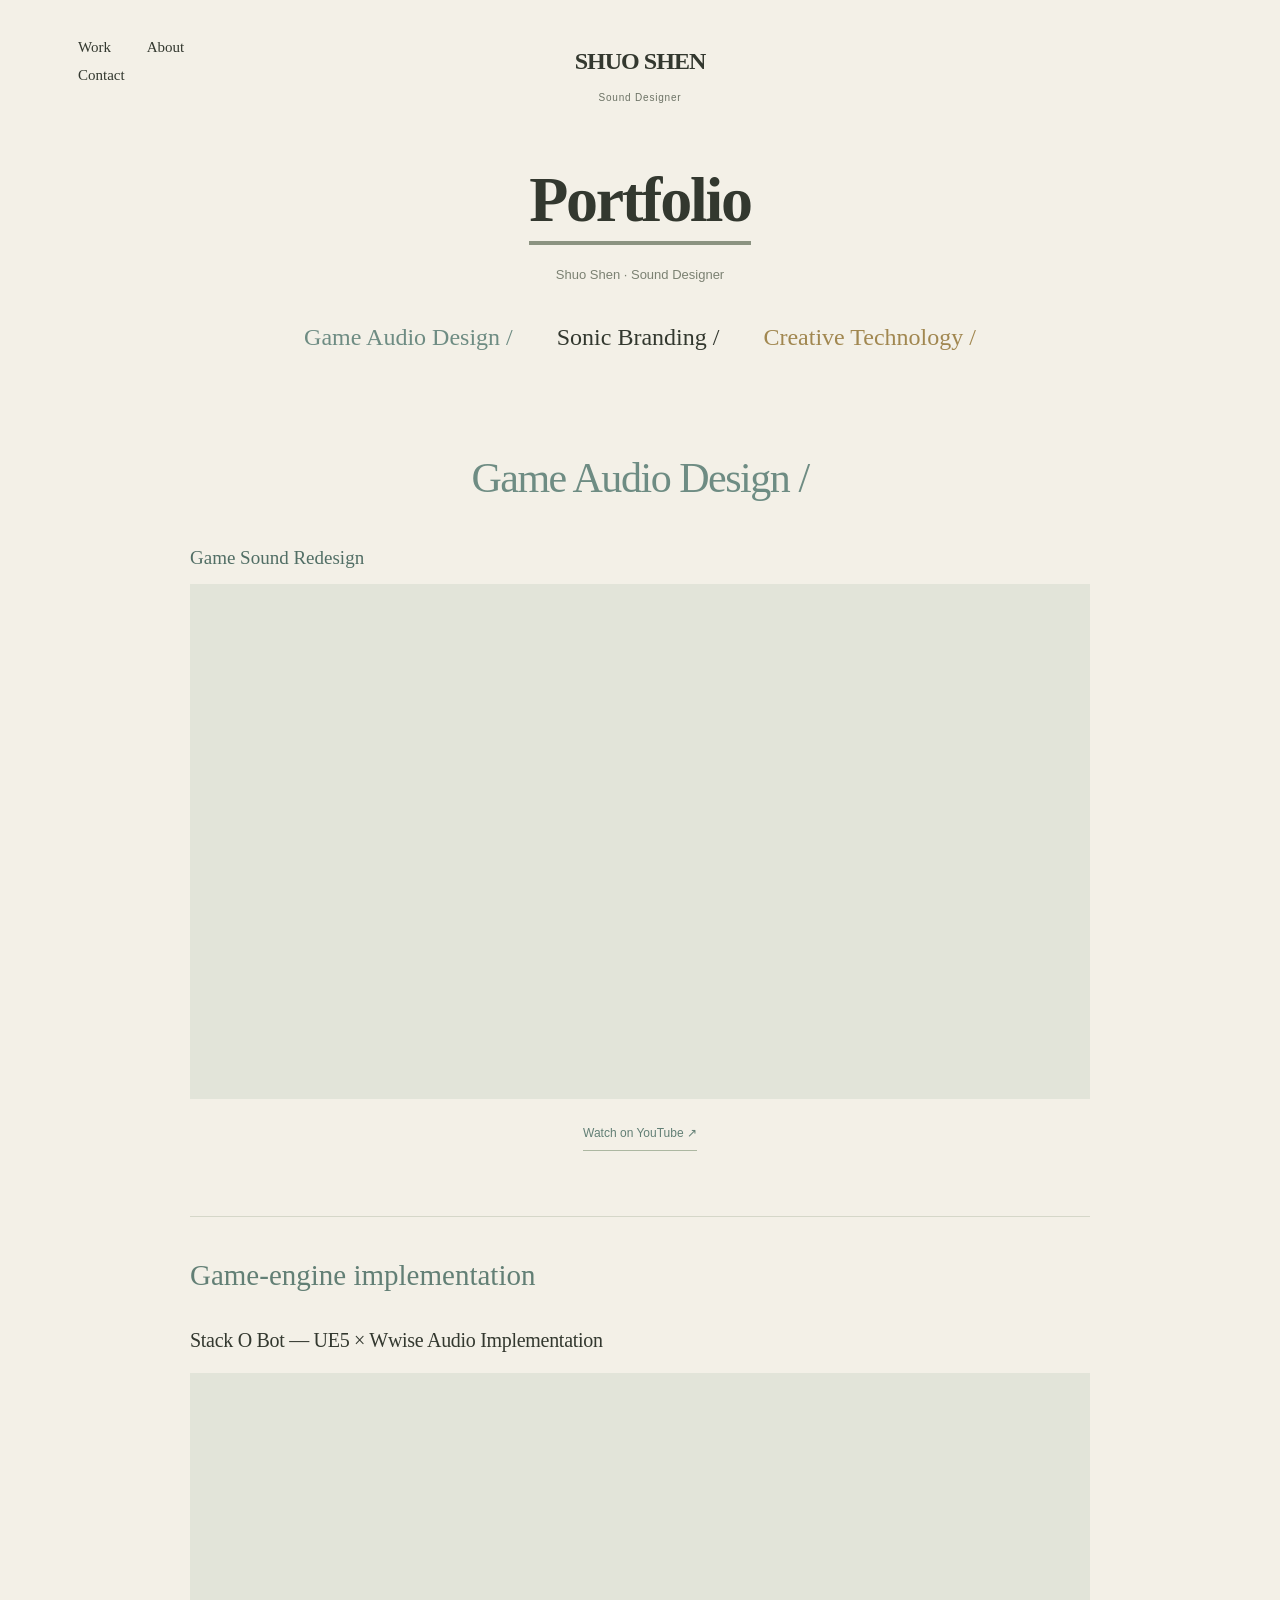
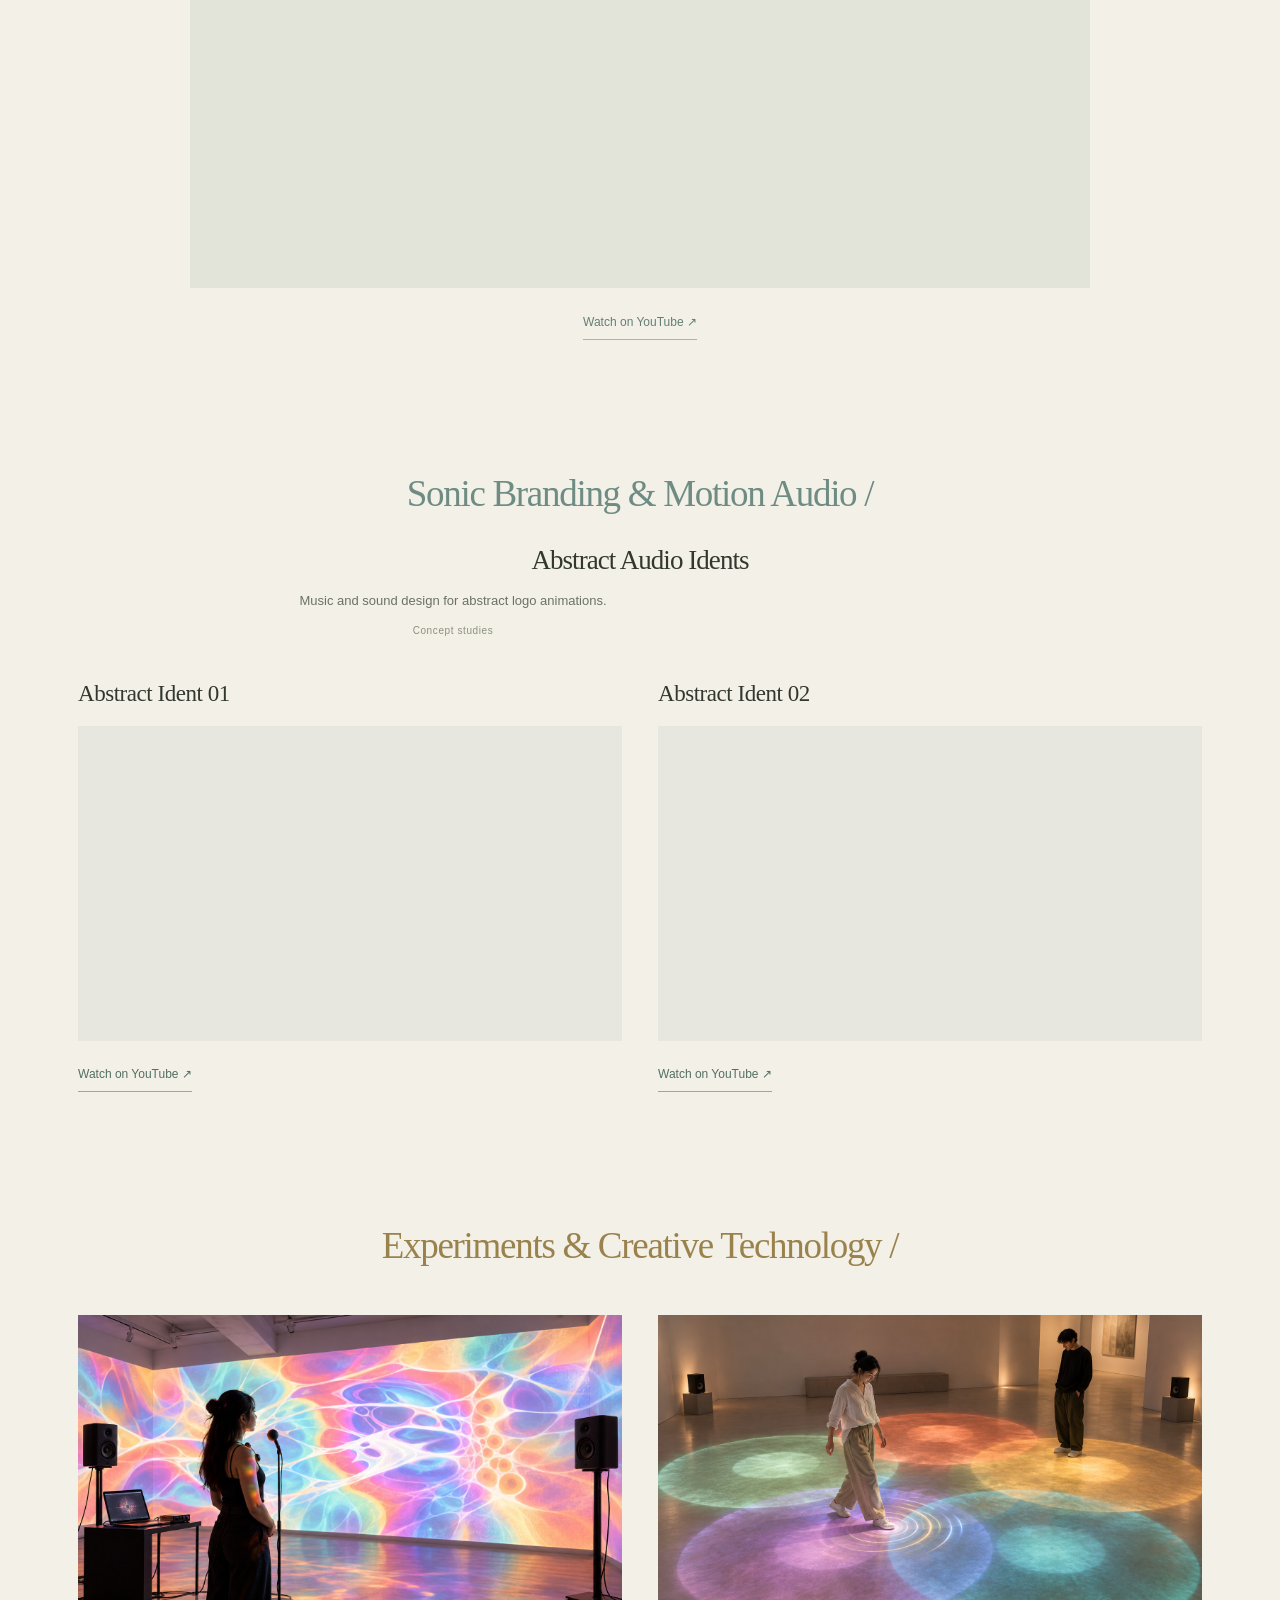
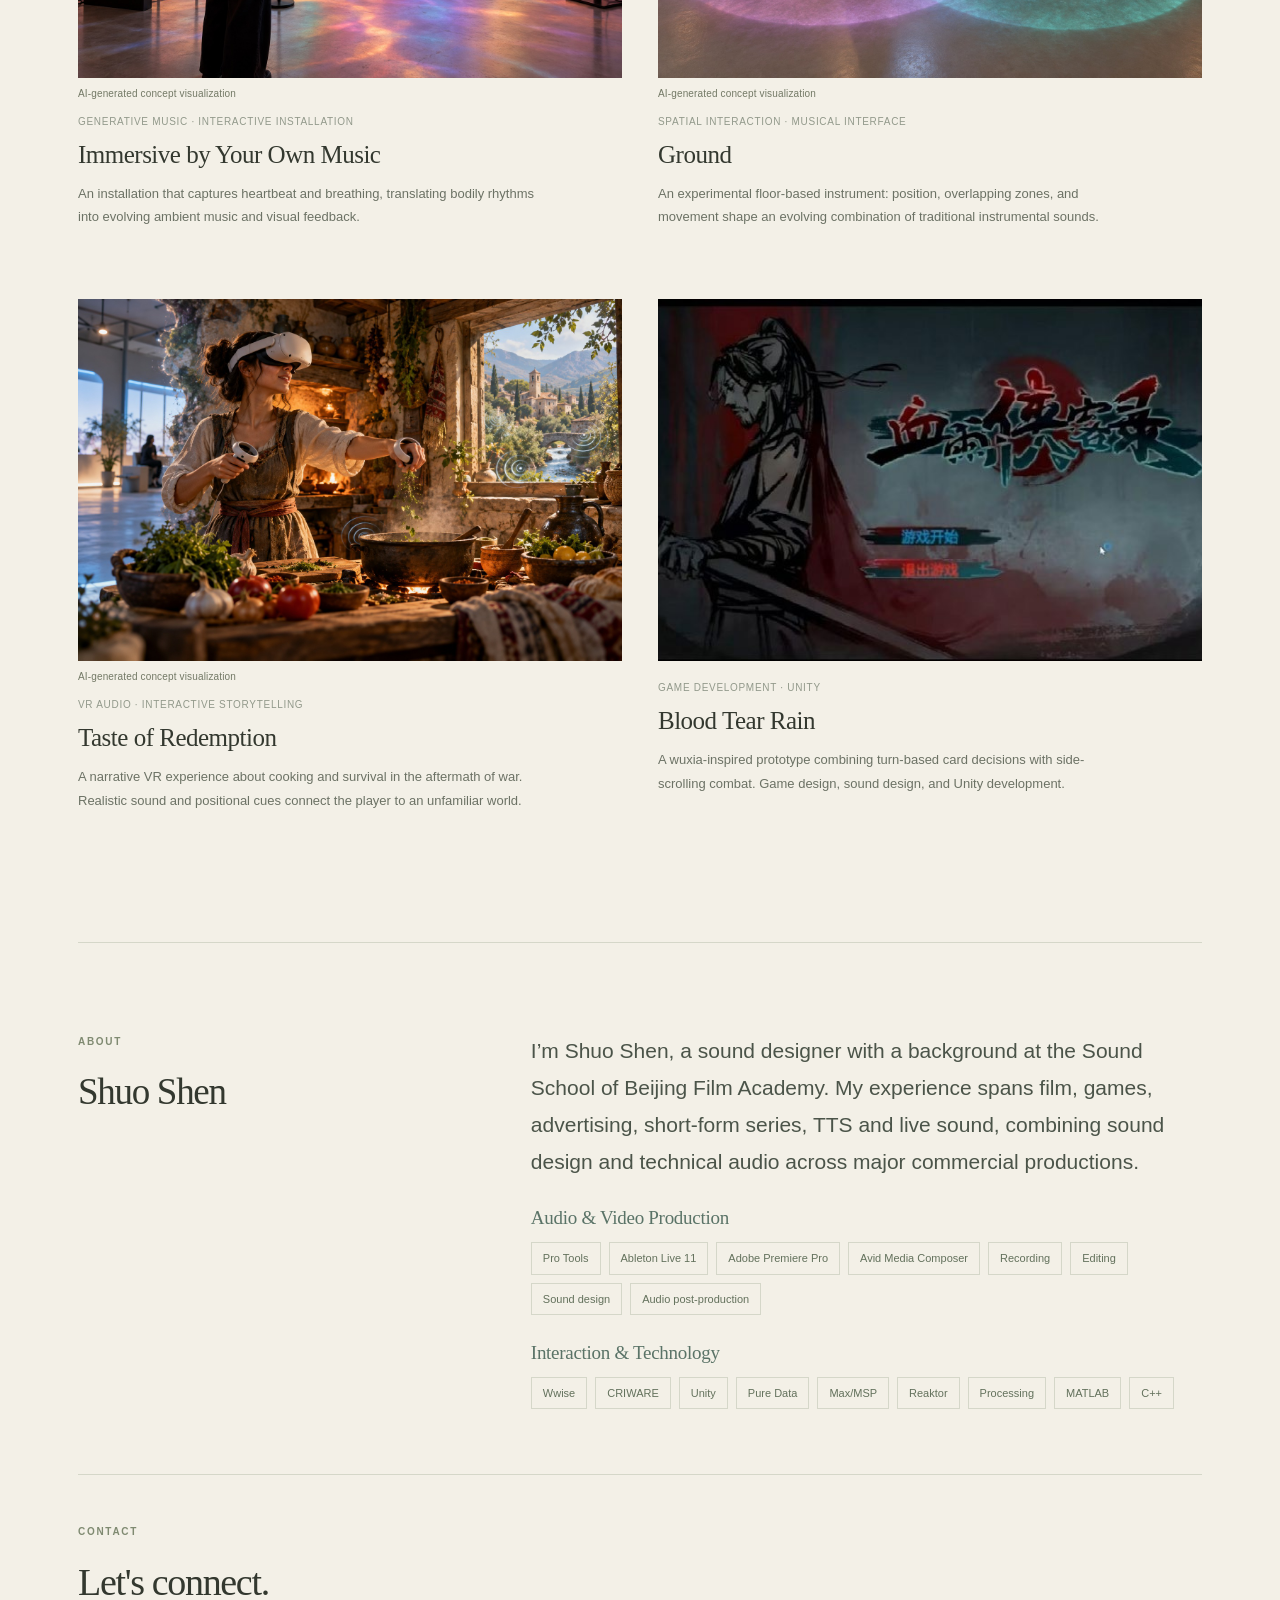
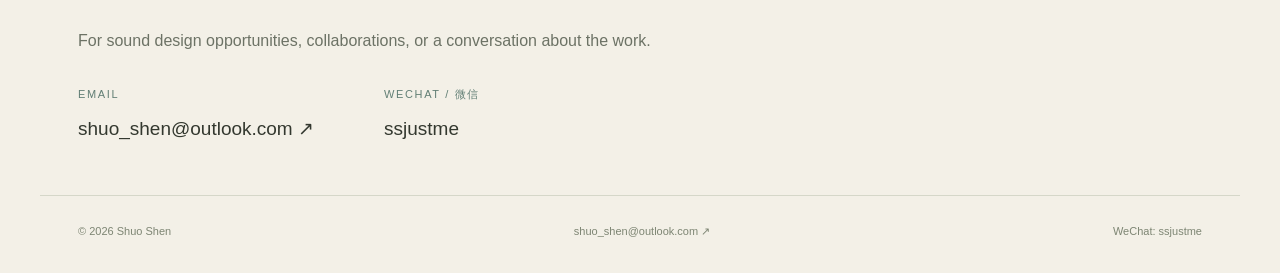
<file: index.html>
<!DOCTYPE html>

<html lang="en"><head><meta charset="utf-8"/><meta content="width=device-width,initial-scale=1" name="viewport"/><title>Sound Designer — Shuo Shen</title><meta content="Shuo Shen — sound design, interactive music, narrative VR, and creative technology." name="description"/><link href="portfolio-reference-v9.css" rel="stylesheet"/></head><body><a class="skip-link" href="#main">Skip to content</a><header><nav aria-label="Main navigation" class="wrap reference-nav"><div class="links"><a href="index.html#work">Work</a><a href="index.html#about">About</a><a href="index.html#contact">Contact</a></div><a class="brand" href="index.html">SHUO SHEN<span>Sound Designer</span></a><div aria-hidden="true" class="header-balance"></div></nav></header><main class="wrap" id="main"><section class="hero"><h1>Portfolio</h1><p>Shuo Shen · Sound Designer</p><div class="portfolio-index"><a href="#work">Game Audio Design /</a><a href="#sonic-branding">Sonic Branding /</a><a href="#experiments">Creative Technology /</a></div></section><section class="section game-work" id="work"><h2>Game Audio Design /</h2><h3>Game Sound Redesign</h3><div class="video"><iframe allow="accelerometer; autoplay; encrypted-media; gyroscope; picture-in-picture" allowfullscreen="" loading="lazy" src="https://www.youtube-nocookie.com/embed/8xpIHeMNNyA" title="Shuo Shen — Game Sound Redesign"></iframe></div><a class="text-link" href="https://www.youtube.com/watch?v=8xpIHeMNNyA" rel="noopener" target="_blank">Watch on YouTube ↗</a>
<section class="engine-work" id="game-engine-implementation" aria-labelledby="engine-title">
<h3 id="engine-title">Game-engine implementation</h3>
<article class="engine-project">
<h4>Stack O Bot — UE5 × Wwise Audio Implementation</h4>
<div class="video"><iframe src="https://www.youtube-nocookie.com/embed/RQZlOIa9f20" title="Shuo Shen — Stack O Bot | UE5 × Wwise Audio Implementation" loading="lazy" allow="accelerometer; autoplay; encrypted-media; gyroscope; picture-in-picture" allowfullscreen></iframe></div>
<a class="text-link" href="https://youtu.be/RQZlOIa9f20" target="_blank" rel="noopener">Watch on YouTube ↗</a>
</article>
</section></section><section class="section sonic-work" id="sonic-branding" aria-labelledby="sonic-title">
<div class="sonic-heading"><h2 id="sonic-title">Sonic Branding &amp; Motion Audio /</h2><h3>Abstract Audio Idents</h3><p>Music and sound design for abstract logo animations.</p><p class="concept-note">Concept studies</p></div>
<div class="ident-grid">
<article class="ident-card"><h4>Abstract Ident 01</h4><div class="video"><iframe src="https://www.youtube-nocookie.com/embed/fN0zdxInrbs" title="Shuo Shen — Abstract Ident 01: Music and Sound Design" loading="lazy" allow="accelerometer; autoplay; encrypted-media; gyroscope; picture-in-picture" allowfullscreen></iframe></div><a class="text-link" href="https://youtu.be/fN0zdxInrbs" target="_blank" rel="noopener">Watch on YouTube ↗</a></article>
<article class="ident-card"><h4>Abstract Ident 02</h4><div class="video"><iframe src="https://www.youtube-nocookie.com/embed/uvoVZWLWzJI" title="Shuo Shen — Abstract Ident 02: Music and Sound Design" loading="lazy" allow="accelerometer; autoplay; encrypted-media; gyroscope; picture-in-picture" allowfullscreen></iframe></div><a class="text-link" href="https://youtu.be/uvoVZWLWzJI" target="_blank" rel="noopener">Watch on YouTube ↗</a></article>
</div></section><section class="section" id="experiments"><div class="section-heading"><div><h2>Experiments &amp; Creative Technology /</h2></div></div><div class="project-grid"><article class="project-card"><a class="card-image" href="immersive.html"><img alt="Concept visualization: one participant listens through two loudspeakers while heartbeat and breath shape a projected visual environment." height="1024" loading="lazy" src="immersive-speakers-concept-v7.jpg" width="1536"/></a><p class="concept-label">AI-generated concept visualization</p><div class="card-top"><span>Generative music · Interactive installation</span></div><h3><a href="immersive.html">Immersive by Your Own Music </a></h3><p>An installation that captures heartbeat and breathing, translating bodily rhythms into evolving ambient music and visual feedback.</p></article><article class="project-card"><a class="card-image" href="ground.html"><img alt="Concept visualization: participants step between overlapping floor zones to combine instrumental layers." height="1024" loading="lazy" src="ground-concept-v6.jpg" width="1536"/></a><p class="concept-label">AI-generated concept visualization</p><div class="card-top"><span>Spatial interaction · Musical interface</span></div><h3><a href="ground.html">Ground </a></h3><p>An experimental floor-based instrument: position, overlapping zones, and movement shape an evolving combination of traditional instrumental sounds.</p></article><article class="project-card"><a class="card-image" href="taste.html"><img alt="Concept visualization: a VR participant gathers and cooks in a village setting with spatial sound cues." height="1024" loading="lazy" src="taste-concept-v6.jpg" width="1536"/></a><p class="concept-label">AI-generated concept visualization</p><div class="card-top"><span>VR audio · Interactive storytelling</span></div><h3><a href="taste.html">Taste of Redemption </a></h3><p>A narrative VR experience about cooking and survival in the aftermath of war. Realistic sound and positional cues connect the player to an unfamiliar world.</p></article><article class="project-card"><a class="card-image" href="blood-rain.html"><img alt="Blood Rain game title screen" loading="lazy" src="blood-rain-cover.jpg"/></a><div class="card-top"><span>Game development · Unity</span></div><h3><a href="blood-rain.html">Blood Tear Rain </a></h3><p>A wuxia-inspired prototype combining turn-based card decisions with side-scrolling combat. Game design, sound design, and Unity development.</p></article></div></section><section class="section about-grid" id="about"><div><p class="eyebrow">About</p><h2>Shuo Shen</h2></div><div><p class="large-copy">I’m Shuo Shen, a sound designer with a background at the Sound School of Beijing Film Academy. My experience spans film, games, advertising, short-form series, TTS and live sound, combining sound design and technical audio across major commercial productions.</p><div class="skill-group"><h3>Audio &amp; Video Production</h3><div class="skill-list"><span>Pro Tools</span><span>Ableton Live 11</span><span>Adobe Premiere Pro</span><span>Avid Media Composer</span><span>Recording</span><span>Editing</span><span>Sound design</span><span>Audio post-production</span></div></div><div class="skill-group"><h3>Interaction &amp; Technology</h3><div class="skill-list"><span>Wwise</span><span>CRIWARE</span><span>Unity</span><span>Pure Data</span><span>Max/MSP</span><span>Reaktor</span><span>Processing</span><span>MATLAB</span><span>C++</span></div></div></div></section><section class="section contact" id="contact"><p class="eyebrow">Contact</p><h2>Let's connect.</h2><p>For sound design opportunities, collaborations, or a conversation about the work.</p><div class="contact-methods"><div><span class="label">Email</span><a href="mailto:shuo_shen@outlook.com">shuo_shen@outlook.com ↗</a></div><div><span class="label">WeChat / 微信</span><span class="wechat">ssjustme</span></div></div></section></main><footer class="wrap"><span>© 2026 Shuo Shen</span><a href="mailto:shuo_shen@outlook.com">shuo_shen@outlook.com ↗</a><span>WeChat: ssjustme</span></footer><script defer="" src="portfolio-gallery-v3.js"></script></body></html>
</file>
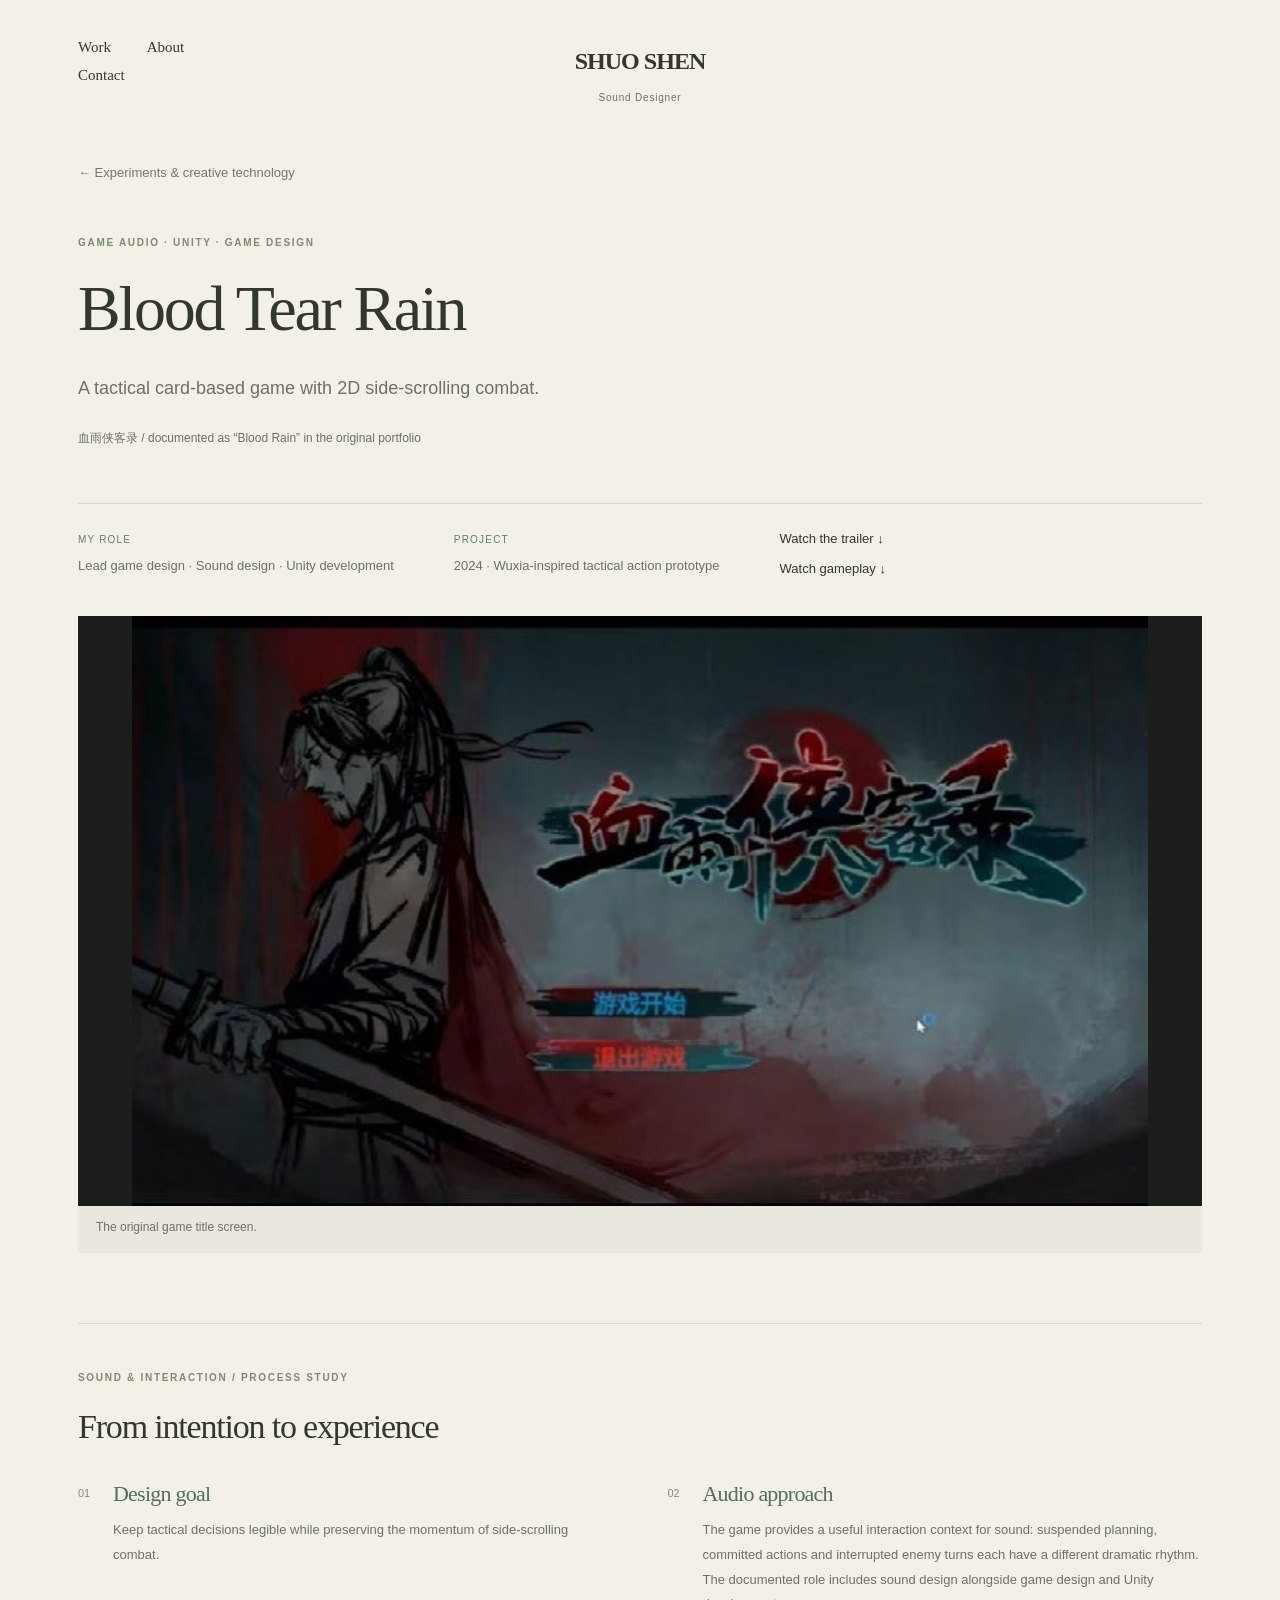
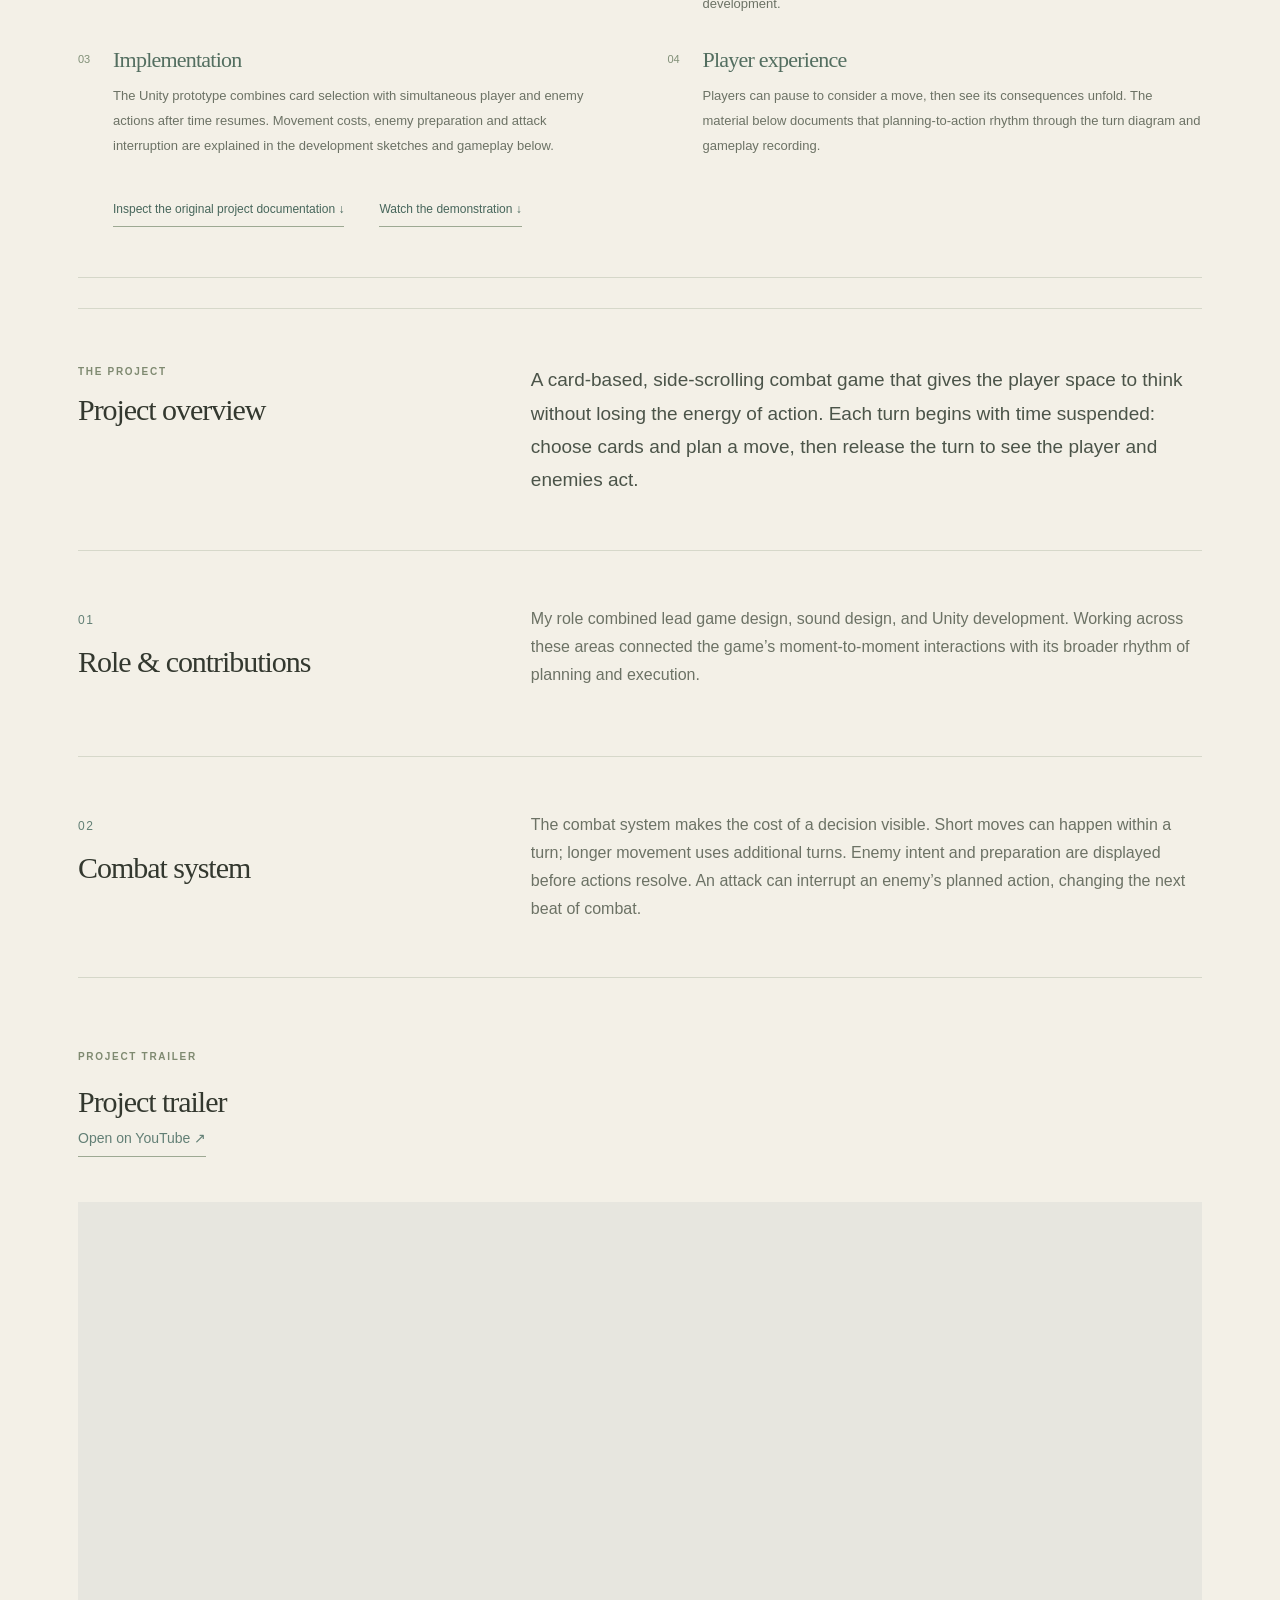
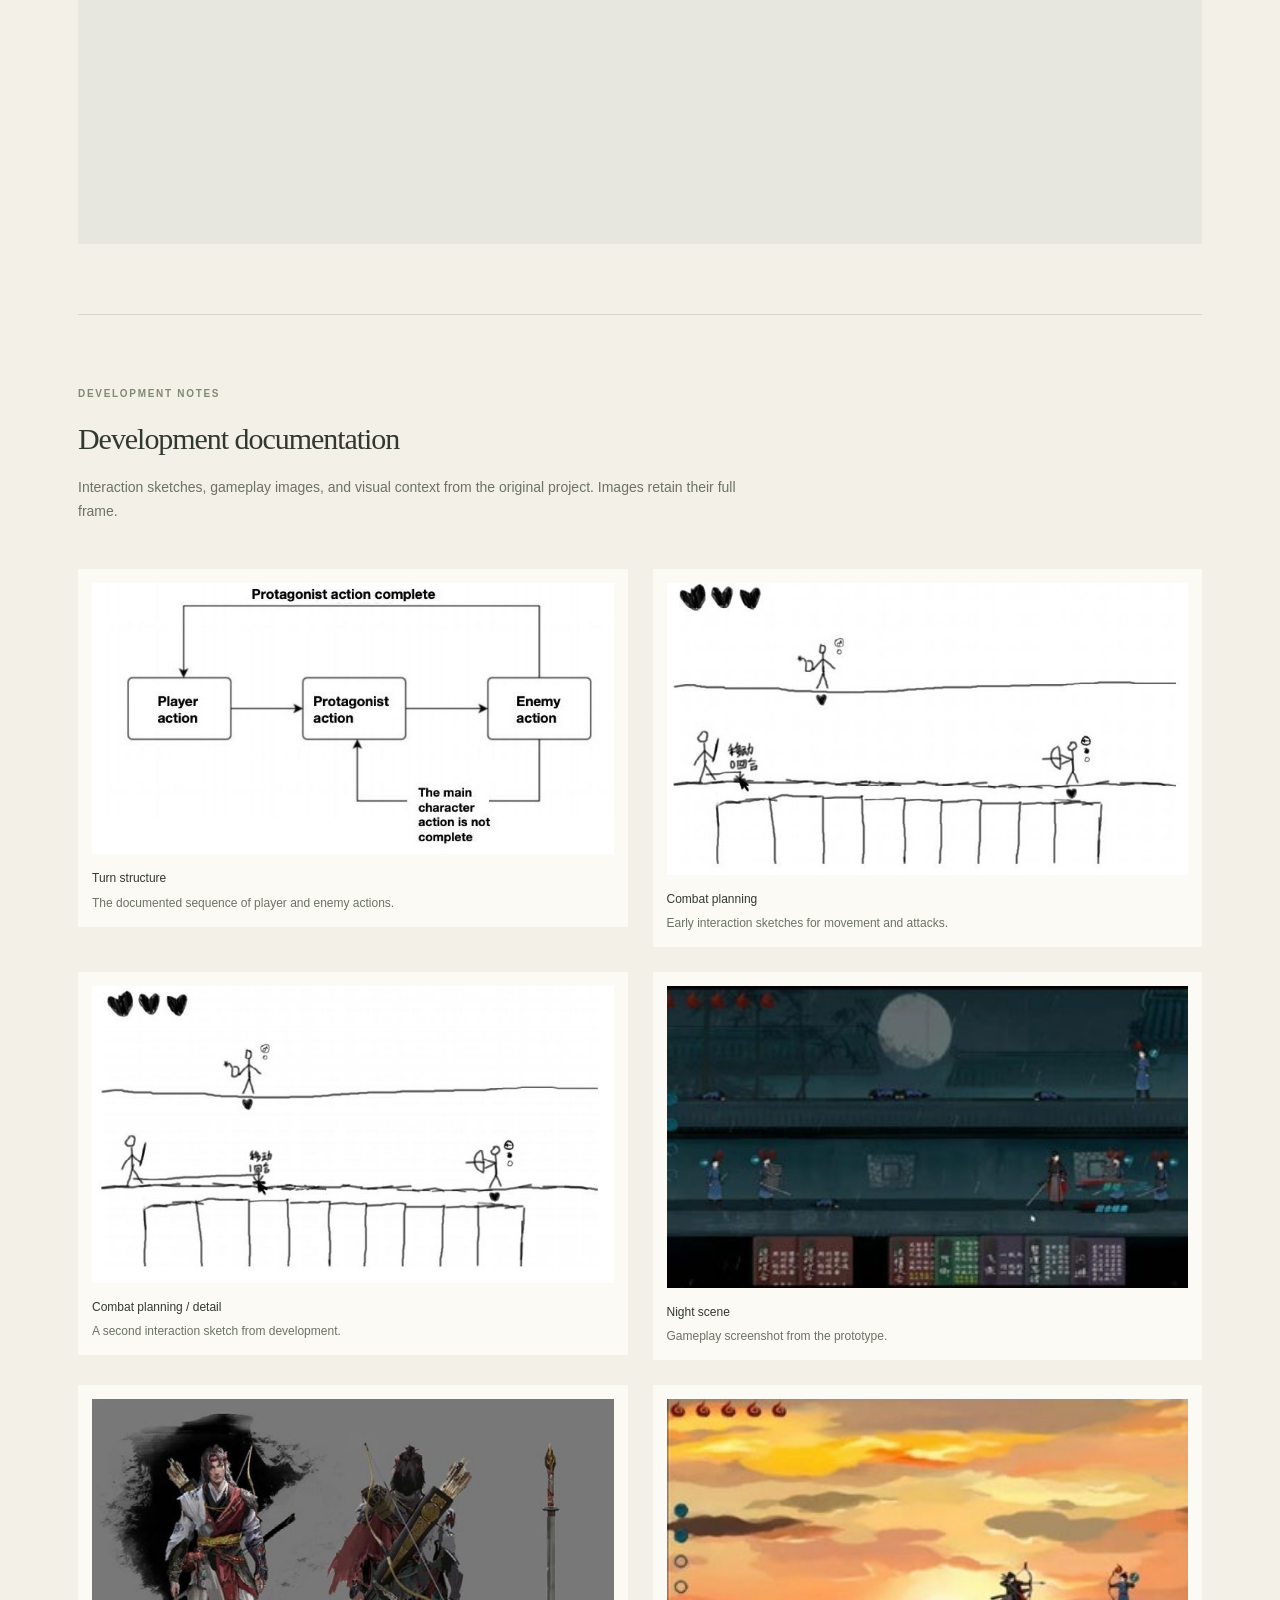
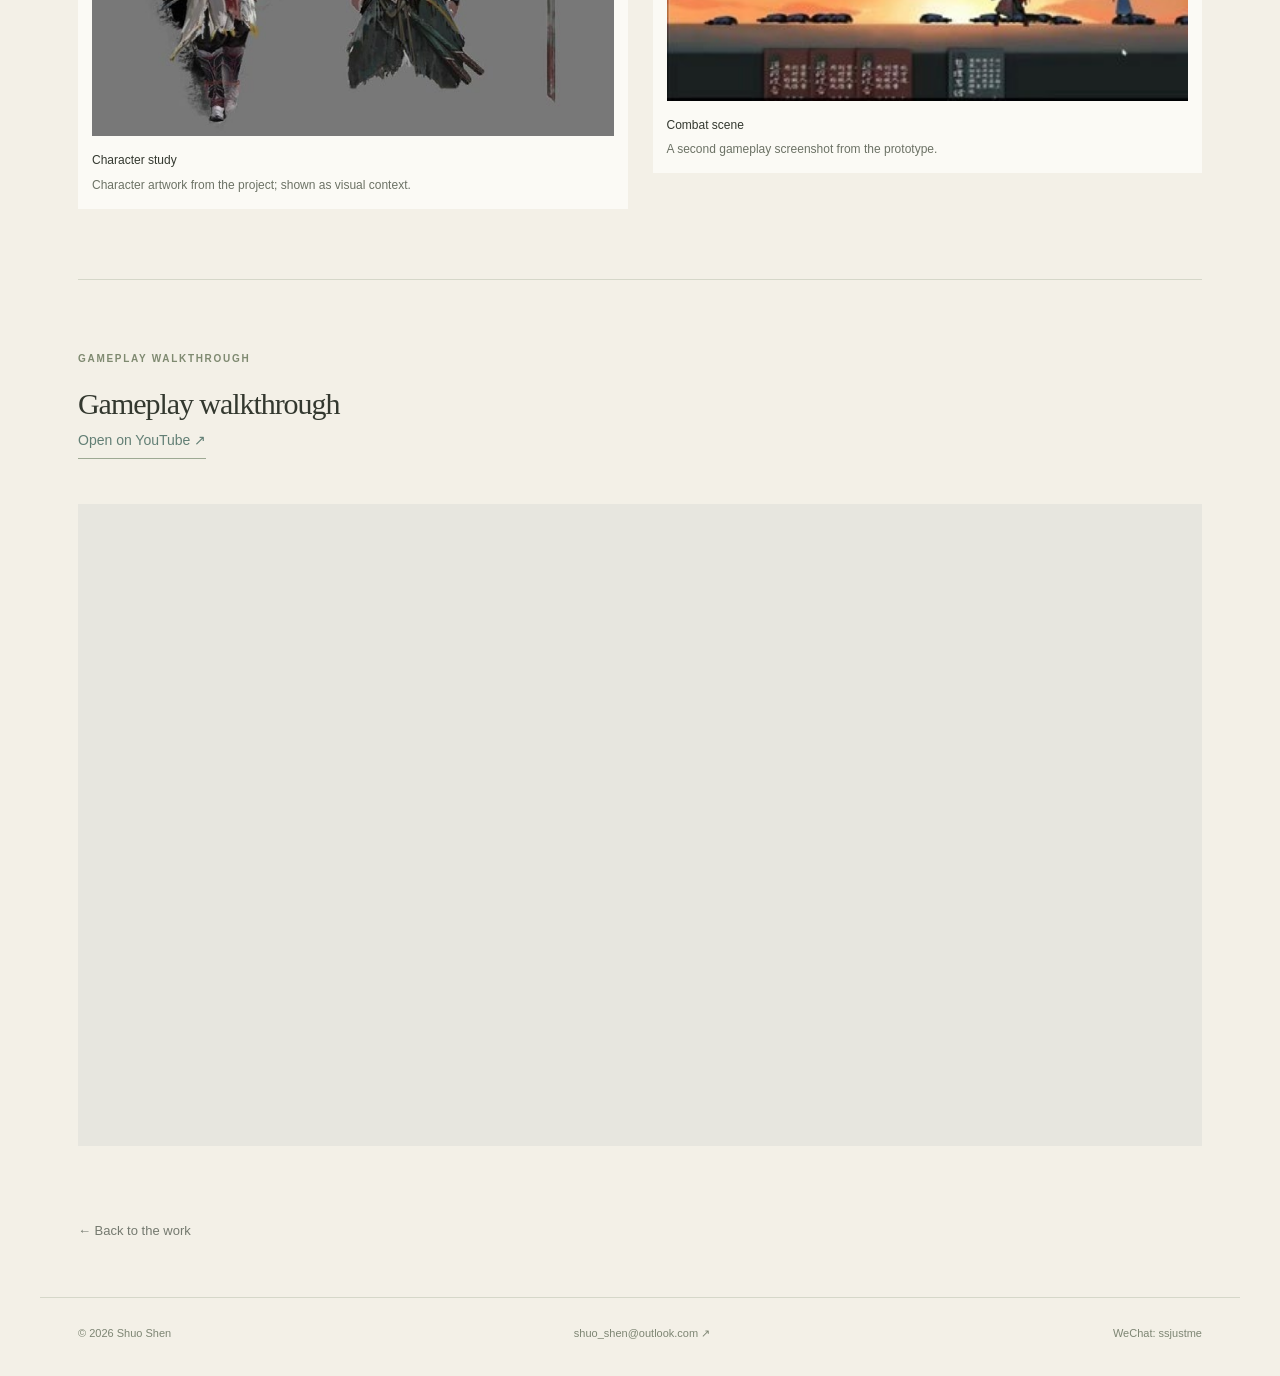
<file: blood-rain.html>
<!DOCTYPE html>

<html lang="en"><head><meta charset="utf-8"/><meta content="width=device-width,initial-scale=1" name="viewport"/><meta content="Game design, sound design, and Unity development for a wuxia-inspired tactical action prototype." name="description"/><meta content="#f7f4ed" name="theme-color"/><title>Blood Tear Rain — Shuo Shen</title><link href="portfolio-reference-v7.css" rel="stylesheet"/></head><body><a class="skip-link" href="#main">Skip to content</a><header><nav aria-label="Main navigation" class="wrap reference-nav"><div class="links"><a href="index.html#work">Work</a><a href="index.html#about">About</a><a href="index.html#contact">Contact</a></div><a class="brand" href="index.html">SHUO SHEN<span>Sound Designer</span></a><div aria-hidden="true" class="header-balance"></div></nav></header><main class="wrap project-page" id="main"><a class="back" href="index.html#experiments">← Experiments &amp; creative technology</a><div class="project-intro"><p class="eyebrow">Game audio · Unity · Game design</p><h1>Blood Tear Rain</h1><p class="deck">A tactical card-based game with 2D side-scrolling combat.</p><p class="project-alias">血雨侠客录 / documented as “Blood Rain” in the original portfolio</p></div><div class="project-meta"><div><span>My role</span><p>Lead game design · Sound design · Unity development</p></div><div><span>Project</span><p>2024 · Wuxia-inspired tactical action prototype</p></div><div><a href="#demo">Watch the trailer ↓</a><a href="#gameplay">Watch gameplay ↓</a></div></div><figure class="feature-image"><img alt="Blood Rain title screen" src="blood-rain-cover.jpg"/><figcaption>The original game title screen.</figcaption></figure><section aria-labelledby="process-title" class="audio-process" id="audio-process"><p class="eyebrow">Sound &amp; interaction / Process study</p><h2 id="process-title">From intention to experience</h2><ol class="process-steps"><li><span class="step-number">01</span><h3>Design goal</h3><p>Keep tactical decisions legible while preserving the momentum of side-scrolling combat.</p></li><li><span class="step-number">02</span><h3>Audio approach</h3><p>The game provides a useful interaction context for sound: suspended planning, committed actions and interrupted enemy turns each have a different dramatic rhythm. The documented role includes sound design alongside game design and Unity development.</p></li><li><span class="step-number">03</span><h3>Implementation</h3><p>The Unity prototype combines card selection with simultaneous player and enemy actions after time resumes. Movement costs, enemy preparation and attack interruption are explained in the development sketches and gameplay below.</p></li><li><span class="step-number">04</span><h3>Player experience</h3><p>Players can pause to consider a move, then see its consequences unfold. The material below documents that planning-to-action rhythm through the turn diagram and gameplay recording.</p></li></ol><p class="process-evidence"><a class="text-link" href="#development">Inspect the original project documentation ↓</a> <a class="text-link" href="#demo">Watch the demonstration ↓</a></p></section><section class="story-row overview"><div><p class="eyebrow">The project</p><h2>Project overview</h2></div><p class="large-copy">A card-based, side-scrolling combat game that gives the player space to think without losing the energy of action. Each turn begins with time suspended: choose cards and plan a move, then release the turn to see the player and enemies act.</p></section><section class="story-row"><div><span class="section-number">01</span><h2>Role &amp; contributions</h2></div><p>My role combined lead game design, sound design, and Unity development. Working across these areas connected the game’s moment-to-moment interactions with its broader rhythm of planning and execution.</p></section><section class="story-row"><div><span class="section-number">02</span><h2>Combat system</h2></div><p>The combat system makes the cost of a decision visible. Short moves can happen within a turn; longer movement uses additional turns. Enemy intent and preparation are displayed before actions resolve. An attack can interrupt an enemy’s planned action, changing the next beat of combat.</p></section><section class="demo-section" id="demo"><div class="section-heading"><div><p class="eyebrow">Project trailer</p><h2>Project trailer</h2></div><a class="text-link" href="https://www.youtube.com/watch?v=9gex4OWimnw" rel="noopener" target="_blank">Open on YouTube ↗</a></div><div class="video"><iframe allowfullscreen="" loading="lazy" src="https://www.youtube-nocookie.com/embed/9gex4OWimnw" title="Blood Rain trailer"></iframe></div></section><section class="demo-section" id="development"><div class="section-heading"><div><p class="eyebrow">Development notes</p><h2>Development documentation</h2></div><p>Interaction sketches, gameplay images, and visual context from the original project. Images retain their full frame.</p></div><div class="engineering-grid"><figure class=""><a aria-label="Enlarge Turn structure" class="zoom-image" data-caption="The documented sequence of player and enemy actions." href="blood-1113.jpg"><img alt="Turn structure" loading="lazy" src="blood-1113.jpg"/></a><figcaption><strong>Turn structure</strong><span>The documented sequence of player and enemy actions.</span></figcaption></figure><figure class=""><a aria-label="Enlarge Combat planning" class="zoom-image" data-caption="Early interaction sketches for movement and attacks." href="blood-1114.jpg"><img alt="Combat planning" loading="lazy" src="blood-1114.jpg"/></a><figcaption><strong>Combat planning</strong><span>Early interaction sketches for movement and attacks.</span></figcaption></figure><figure class=""><a aria-label="Enlarge Combat planning / detail" class="zoom-image" data-caption="A second interaction sketch from development." href="blood-1115.jpg"><img alt="Combat planning / detail" loading="lazy" src="blood-1115.jpg"/></a><figcaption><strong>Combat planning / detail</strong><span>A second interaction sketch from development.</span></figcaption></figure><figure class=""><a aria-label="Enlarge Night scene" class="zoom-image" data-caption="Gameplay screenshot from the prototype." href="blood-1119.jpg"><img alt="Night scene" loading="lazy" src="blood-1119.jpg"/></a><figcaption><strong>Night scene</strong><span>Gameplay screenshot from the prototype.</span></figcaption></figure><figure class=""><a aria-label="Enlarge Character study" class="zoom-image" data-caption="Character artwork from the project; shown as visual context." href="blood-1120.jpg"><img alt="Character study" loading="lazy" src="blood-1120.jpg"/></a><figcaption><strong>Character study</strong><span>Character artwork from the project; shown as visual context.</span></figcaption></figure><figure class=""><a aria-label="Enlarge Combat scene" class="zoom-image" data-caption="A second gameplay screenshot from the prototype." href="blood-1121.jpg"><img alt="Combat scene" loading="lazy" src="blood-1121.jpg"/></a><figcaption><strong>Combat scene</strong><span>A second gameplay screenshot from the prototype.</span></figcaption></figure></div></section><section class="demo-section" id="gameplay"><div class="section-heading"><div><p class="eyebrow">Gameplay walkthrough</p><h2>Gameplay walkthrough</h2></div><a class="text-link" href="https://www.youtube.com/watch?v=xiTsBaZdcEc" rel="noopener" target="_blank">Open on YouTube ↗</a></div><div class="video"><iframe allowfullscreen="" loading="lazy" src="https://www.youtube-nocookie.com/embed/xiTsBaZdcEc" title="Blood Rain gameplay walkthrough"></iframe></div></section><a class="back end-link" href="index.html#experiments">← Back to the work</a></main><footer class="wrap"><span>© 2026 Shuo Shen</span><a href="mailto:shuo_shen@outlook.com">shuo_shen@outlook.com ↗</a><span>WeChat: ssjustme</span></footer><script defer="" src="portfolio-gallery-v3.js"></script></body></html>
</file>
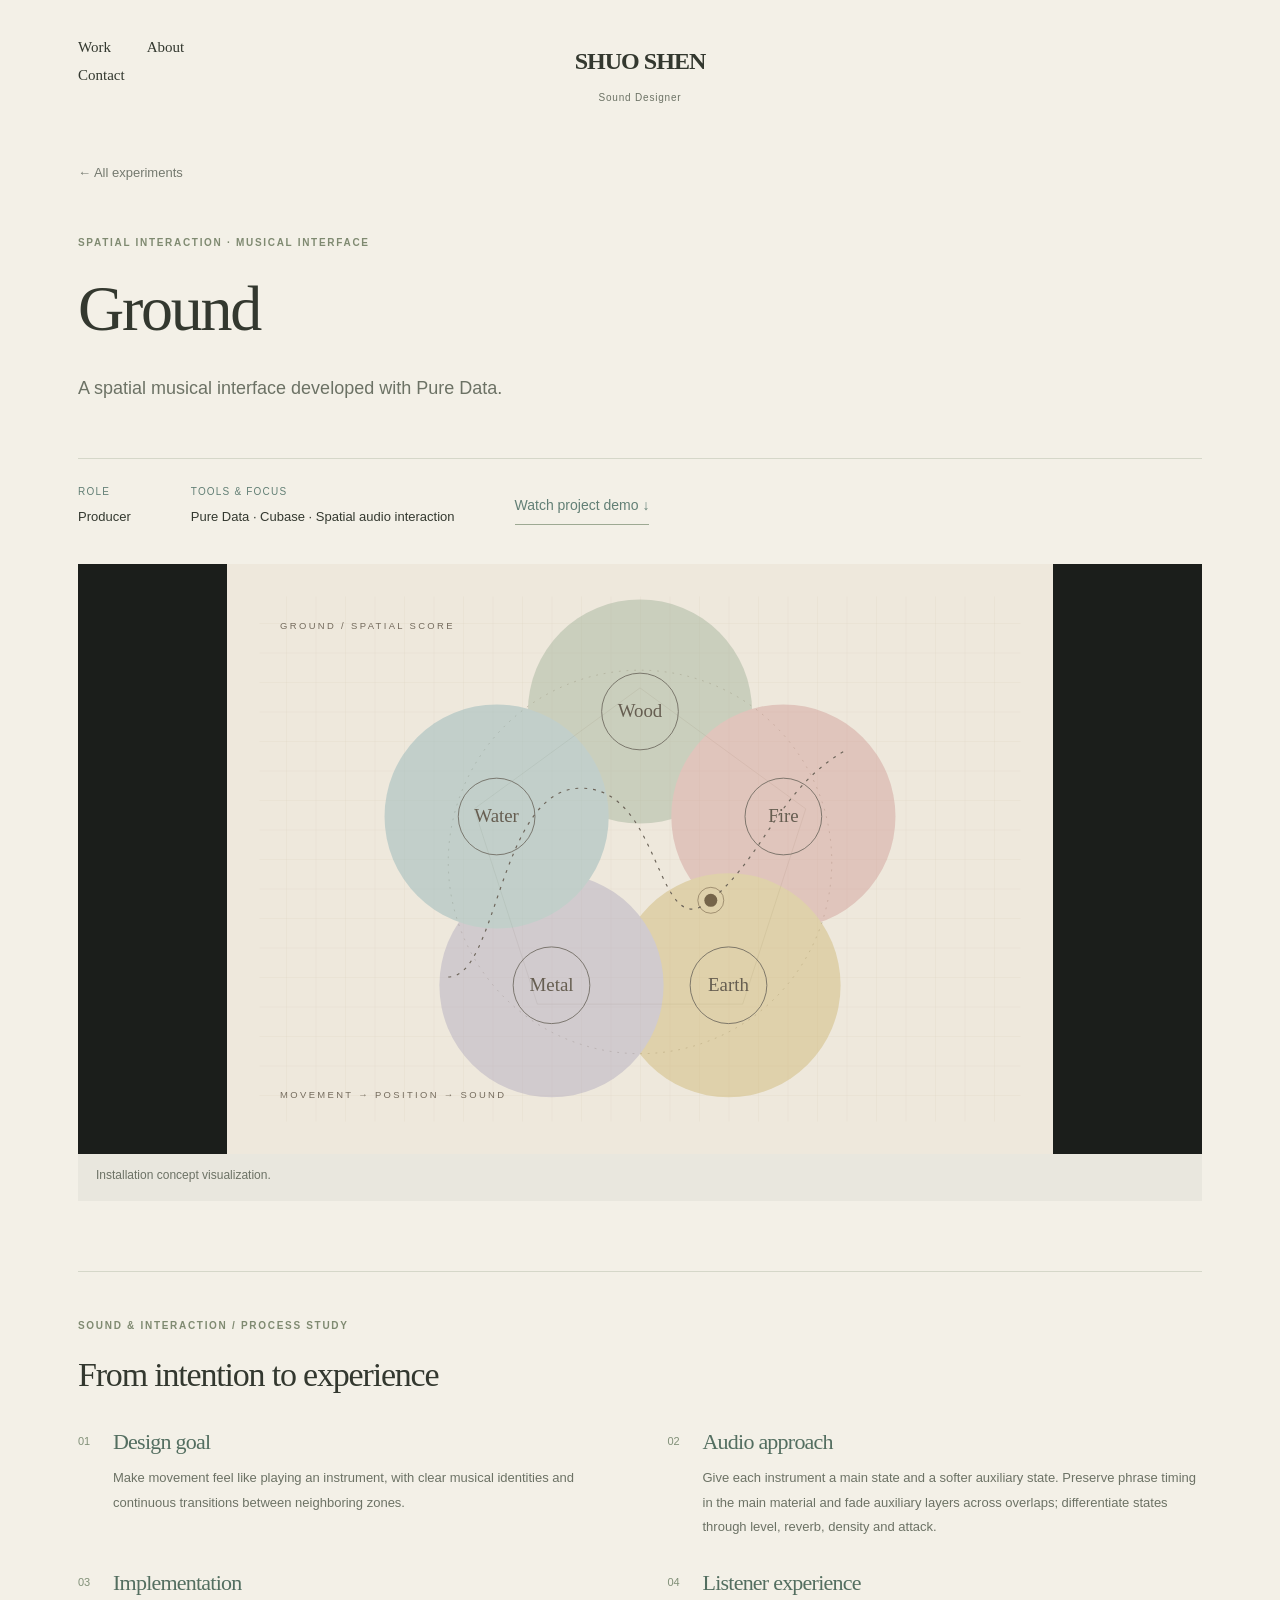
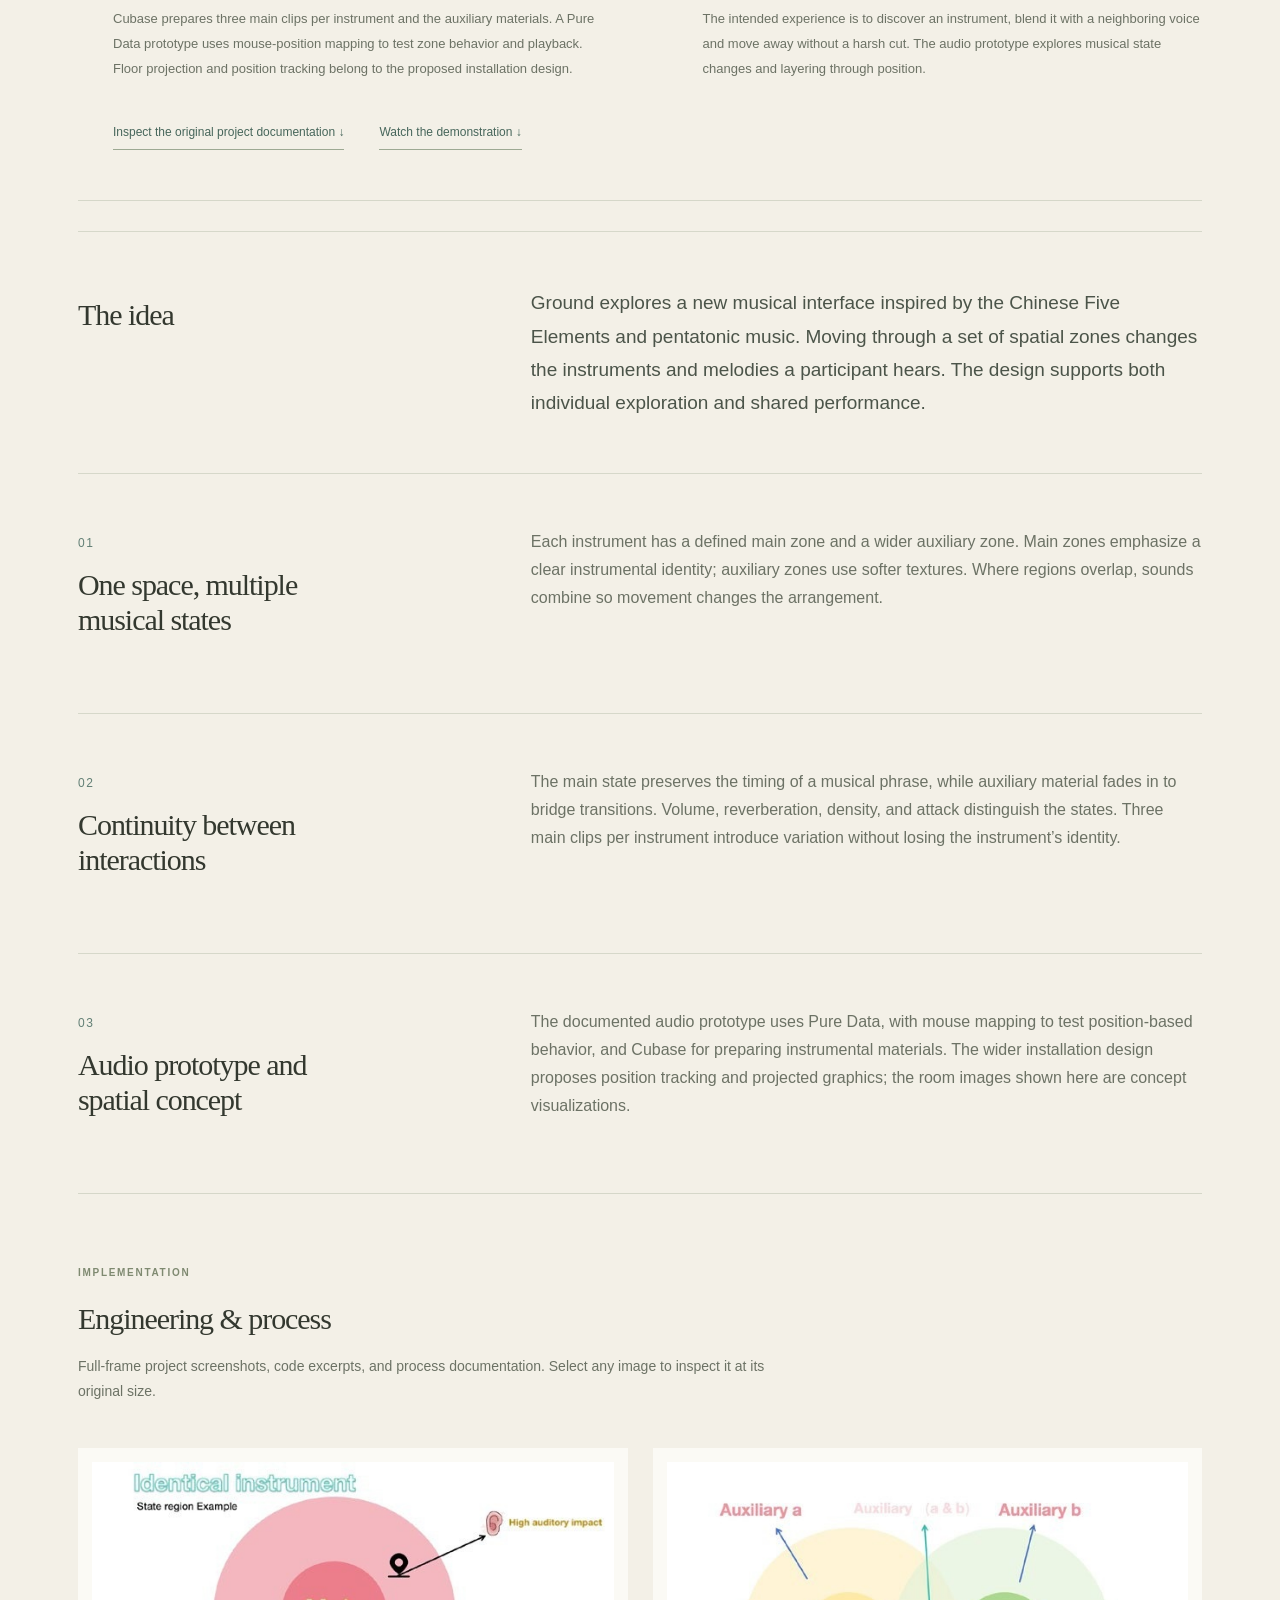
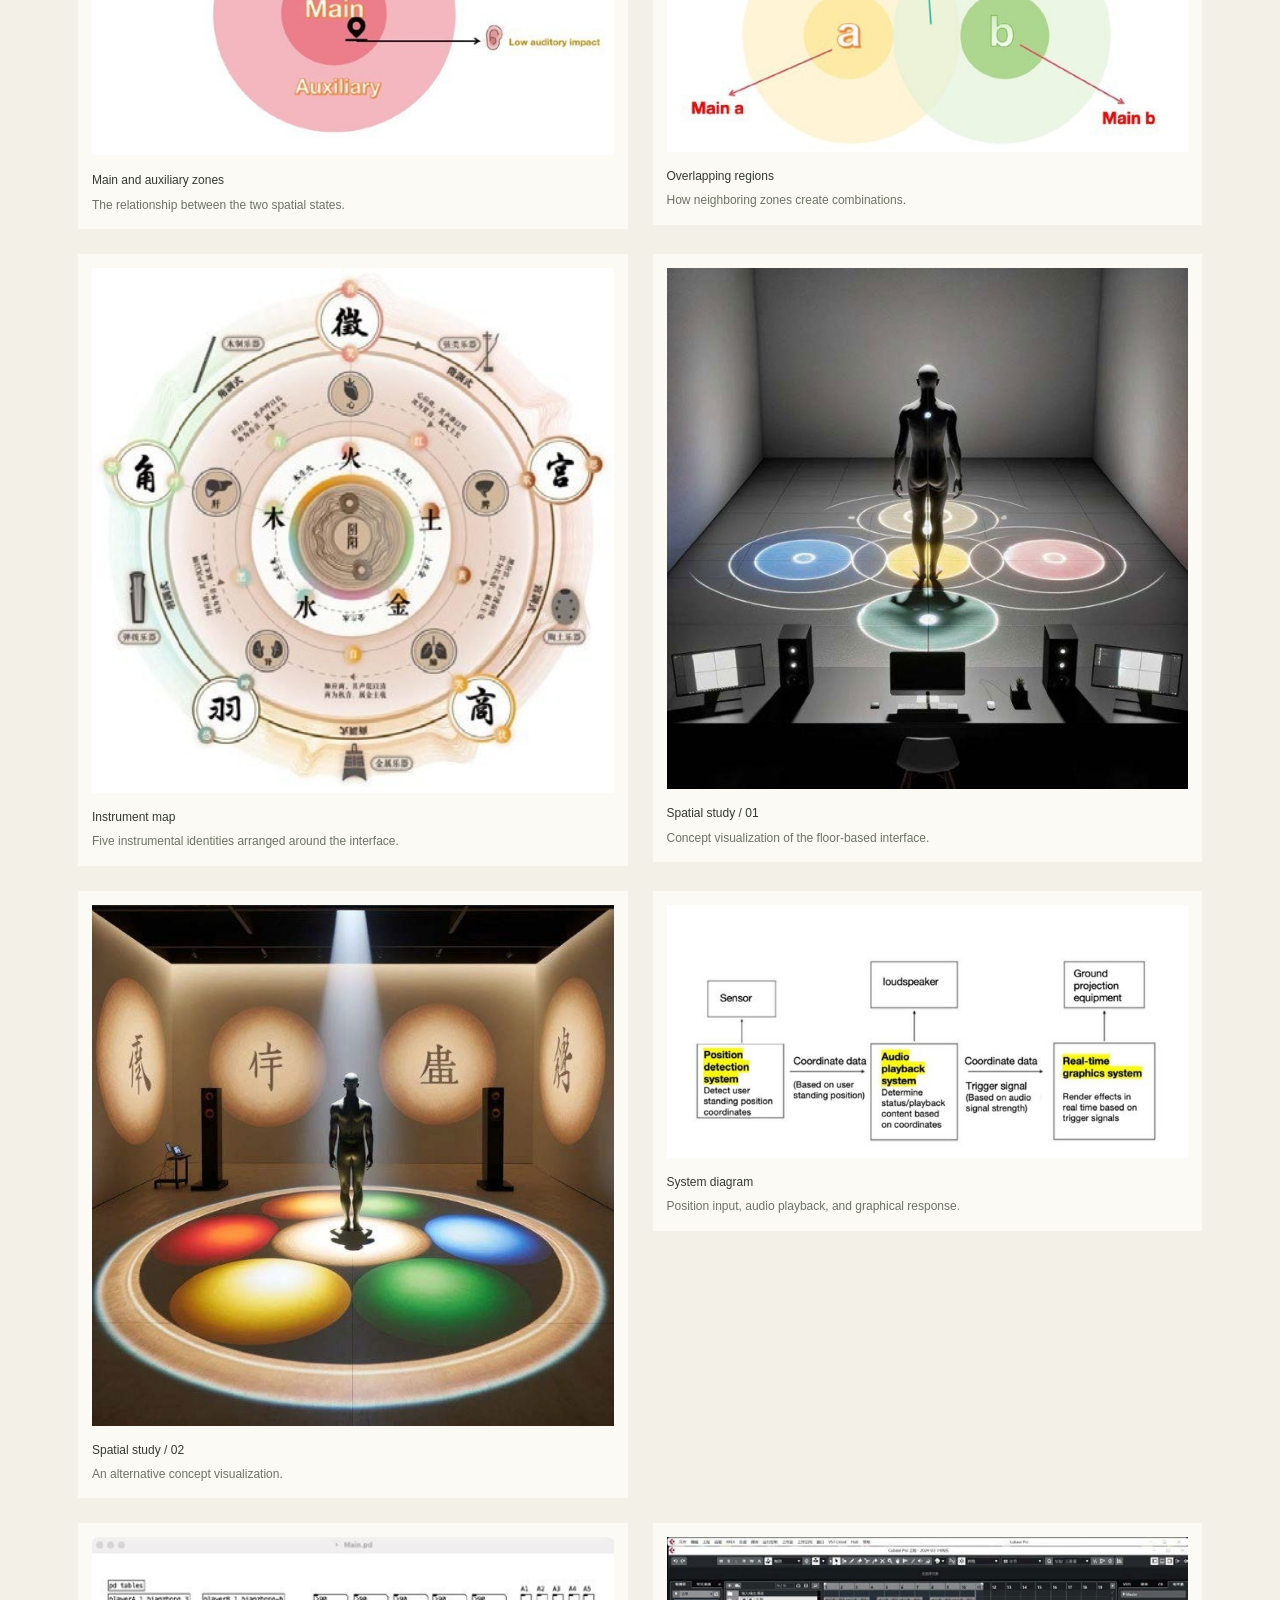
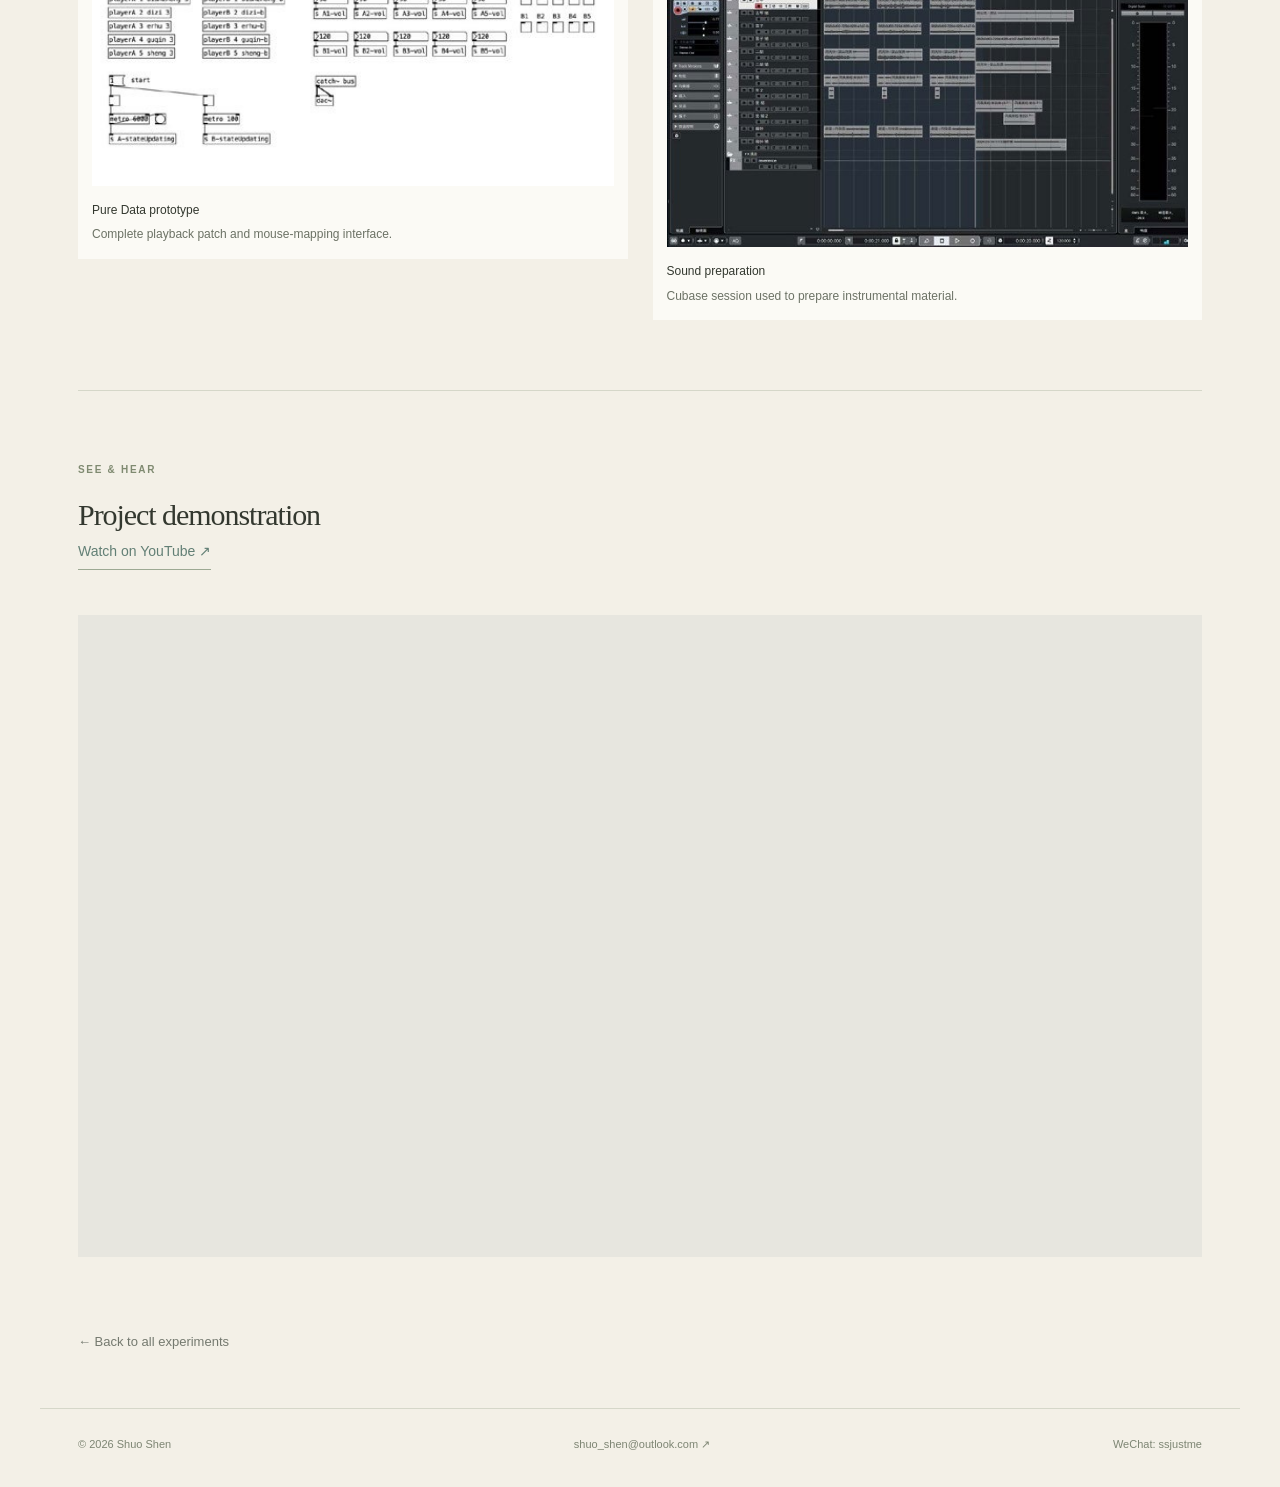
<file: ground.html>
<!DOCTYPE html>

<html lang="en"><head><meta charset="utf-8"/><meta content="width=device-width,initial-scale=1" name="viewport"/><title>Ground — Shuo Shen</title><meta content="An experimental floor-based instrument: position, overlapping zones, and movement shape an evolving combination of traditional instrumental sounds." name="description"/><link href="portfolio-reference-v7.css" rel="stylesheet"/></head><body><a class="skip-link" href="#main">Skip to content</a><header><nav aria-label="Main navigation" class="wrap reference-nav"><div class="links"><a href="index.html#work">Work</a><a href="index.html#about">About</a><a href="index.html#contact">Contact</a></div><a class="brand" href="index.html">SHUO SHEN<span>Sound Designer</span></a><div aria-hidden="true" class="header-balance"></div></nav></header><main class="wrap project-page" id="main"><a class="back" href="index.html#experiments">← All experiments</a><div class="project-intro"><p class="eyebrow">Spatial interaction · Musical interface</p><h1>Ground</h1><p class="deck">A spatial musical interface developed with Pure Data.</p></div><div class="project-meta"><div><span>Role</span>Producer</div><div><span>Tools &amp; focus</span>Pure Data · Cubase · Spatial audio interaction</div><a class="text-link" href="#demo">Watch project demo ↓</a></div><figure class="feature-image"><img alt="Ground concept visualization" src="ground-cover-warm.svg"/><figcaption>Installation concept visualization.</figcaption></figure><section aria-labelledby="process-title" class="audio-process" id="audio-process"><p class="eyebrow">Sound &amp; interaction / Process study</p><h2 id="process-title">From intention to experience</h2><ol class="process-steps"><li><span class="step-number">01</span><h3>Design goal</h3><p>Make movement feel like playing an instrument, with clear musical identities and continuous transitions between neighboring zones.</p></li><li><span class="step-number">02</span><h3>Audio approach</h3><p>Give each instrument a main state and a softer auxiliary state. Preserve phrase timing in the main material and fade auxiliary layers across overlaps; differentiate states through level, reverb, density and attack.</p></li><li><span class="step-number">03</span><h3>Implementation</h3><p>Cubase prepares three main clips per instrument and the auxiliary materials. A Pure Data prototype uses mouse-position mapping to test zone behavior and playback. Floor projection and position tracking belong to the proposed installation design.</p></li><li><span class="step-number">04</span><h3>Listener experience</h3><p>The intended experience is to discover an instrument, blend it with a neighboring voice and move away without a harsh cut. The audio prototype explores musical state changes and layering through position.</p></li></ol><p class="process-evidence"><a class="text-link" href="#engineering">Inspect the original project documentation ↓</a> <a class="text-link" href="#demo">Watch the demonstration ↓</a></p></section><section class="story-row"><h2>The idea</h2><p class="large-copy">Ground explores a new musical interface inspired by the Chinese Five Elements and pentatonic music. Moving through a set of spatial zones changes the instruments and melodies a participant hears. The design supports both individual exploration and shared performance.</p></section><section class="story-row"><div><span class="section-number">01</span><h2>One space, multiple musical states</h2></div><div><p>Each instrument has a defined main zone and a wider auxiliary zone. Main zones emphasize a clear instrumental identity; auxiliary zones use softer textures. Where regions overlap, sounds combine so movement changes the arrangement.</p></div></section><section class="story-row"><div><span class="section-number">02</span><h2>Continuity between interactions</h2></div><div><p>The main state preserves the timing of a musical phrase, while auxiliary material fades in to bridge transitions. Volume, reverberation, density, and attack distinguish the states. Three main clips per instrument introduce variation without losing the instrument’s identity.</p></div></section><section class="story-row"><div><span class="section-number">03</span><h2>Audio prototype and spatial concept</h2></div><div><p>The documented audio prototype uses Pure Data, with mouse mapping to test position-based behavior, and Cubase for preparing instrumental materials. The wider installation design proposes position tracking and projected graphics; the room images shown here are concept visualizations.</p></div></section><section class="demo-section engineering" id="engineering"><div class="section-heading"><div><p class="eyebrow">Implementation</p><h2>Engineering &amp; process</h2></div><p>Full-frame project screenshots, code excerpts, and process documentation. Select any image to inspect it at its original size.</p></div><div class="engineering-grid"><figure class=""><a aria-label="Enlarge Main and auxiliary zones" class="zoom-image" data-caption="The relationship between the two spatial states." href="ground-detail-639.jpg"><img alt="Main and auxiliary zones" loading="lazy" src="ground-detail-639.jpg"/></a><figcaption><strong>Main and auxiliary zones</strong><span>The relationship between the two spatial states.</span></figcaption></figure><figure class=""><a aria-label="Enlarge Overlapping regions" class="zoom-image" data-caption="How neighboring zones create combinations." href="ground-detail-641.jpg"><img alt="Overlapping regions" loading="lazy" src="ground-detail-641.jpg"/></a><figcaption><strong>Overlapping regions</strong><span>How neighboring zones create combinations.</span></figcaption></figure><figure class=""><a aria-label="Enlarge Instrument map" class="zoom-image" data-caption="Five instrumental identities arranged around the interface." href="ground-detail-643.jpg"><img alt="Instrument map" loading="lazy" src="ground-detail-643.jpg"/></a><figcaption><strong>Instrument map</strong><span>Five instrumental identities arranged around the interface.</span></figcaption></figure><figure class=""><a aria-label="Enlarge Spatial study / 01" class="zoom-image" data-caption="Concept visualization of the floor-based interface." href="ground-detail-689.jpg"><img alt="Spatial study / 01" loading="lazy" src="ground-detail-689.jpg"/></a><figcaption><strong>Spatial study / 01</strong><span>Concept visualization of the floor-based interface.</span></figcaption></figure><figure class=""><a aria-label="Enlarge Spatial study / 02" class="zoom-image" data-caption="An alternative concept visualization." href="ground-detail-690.jpg"><img alt="Spatial study / 02" loading="lazy" src="ground-detail-690.jpg"/></a><figcaption><strong>Spatial study / 02</strong><span>An alternative concept visualization.</span></figcaption></figure><figure class=""><a aria-label="Enlarge System diagram" class="zoom-image" data-caption="Position input, audio playback, and graphical response." href="ground-detail-681.jpg"><img alt="System diagram" loading="lazy" src="ground-detail-681.jpg"/></a><figcaption><strong>System diagram</strong><span>Position input, audio playback, and graphical response.</span></figcaption></figure><figure class=""><a aria-label="Enlarge Pure Data prototype" class="zoom-image" data-caption="Complete playback patch and mouse-mapping interface." href="ground-detail-691.jpg"><img alt="Pure Data prototype" loading="lazy" src="ground-detail-691.jpg"/></a><figcaption><strong>Pure Data prototype</strong><span>Complete playback patch and mouse-mapping interface.</span></figcaption></figure><figure class=""><a aria-label="Enlarge Sound preparation" class="zoom-image" data-caption="Cubase session used to prepare instrumental material." href="ground-detail-693.jpg"><img alt="Sound preparation" loading="lazy" src="ground-detail-693.jpg"/></a><figcaption><strong>Sound preparation</strong><span>Cubase session used to prepare instrumental material.</span></figcaption></figure></div></section><section class="demo-section" id="demo"><div class="section-heading"><div><p class="eyebrow">See &amp; hear</p><h2>Project demonstration</h2></div><a class="text-link" href="https://www.youtube.com/watch?v=g78YZTR5aGo" rel="noopener noreferrer" target="_blank">Watch on YouTube ↗</a></div><div class="video"><iframe allow="accelerometer; autoplay; clipboard-write; encrypted-media; gyroscope; picture-in-picture; web-share" allowfullscreen="" loading="lazy" src="https://www.youtube-nocookie.com/embed/g78YZTR5aGo" title="Ground demonstration"></iframe></div></section><a class="back end-link" href="index.html#experiments">← Back to all experiments</a></main><footer class="wrap"><span>© 2026 Shuo Shen</span><a href="mailto:shuo_shen@outlook.com">shuo_shen@outlook.com ↗</a><span>WeChat: ssjustme</span></footer><script defer="" src="portfolio-gallery-v3.js"></script></body></html>
</file>
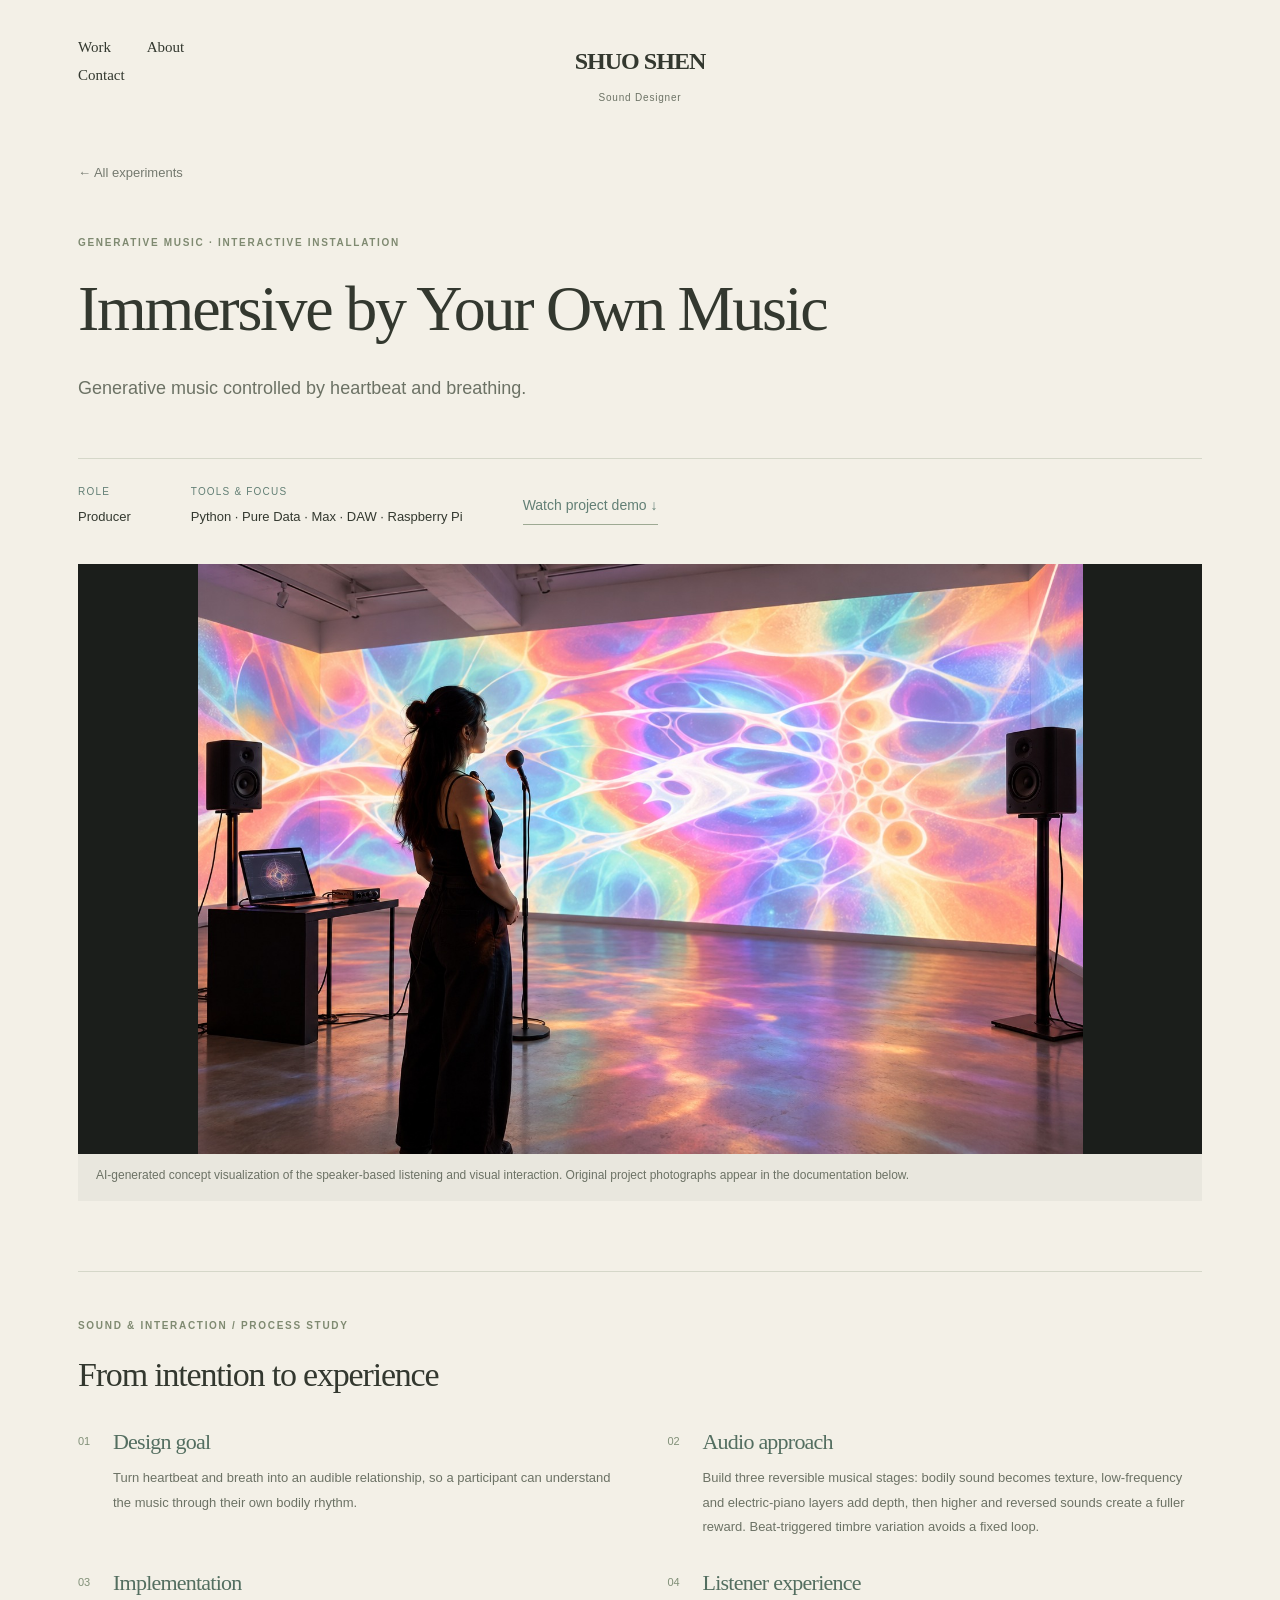
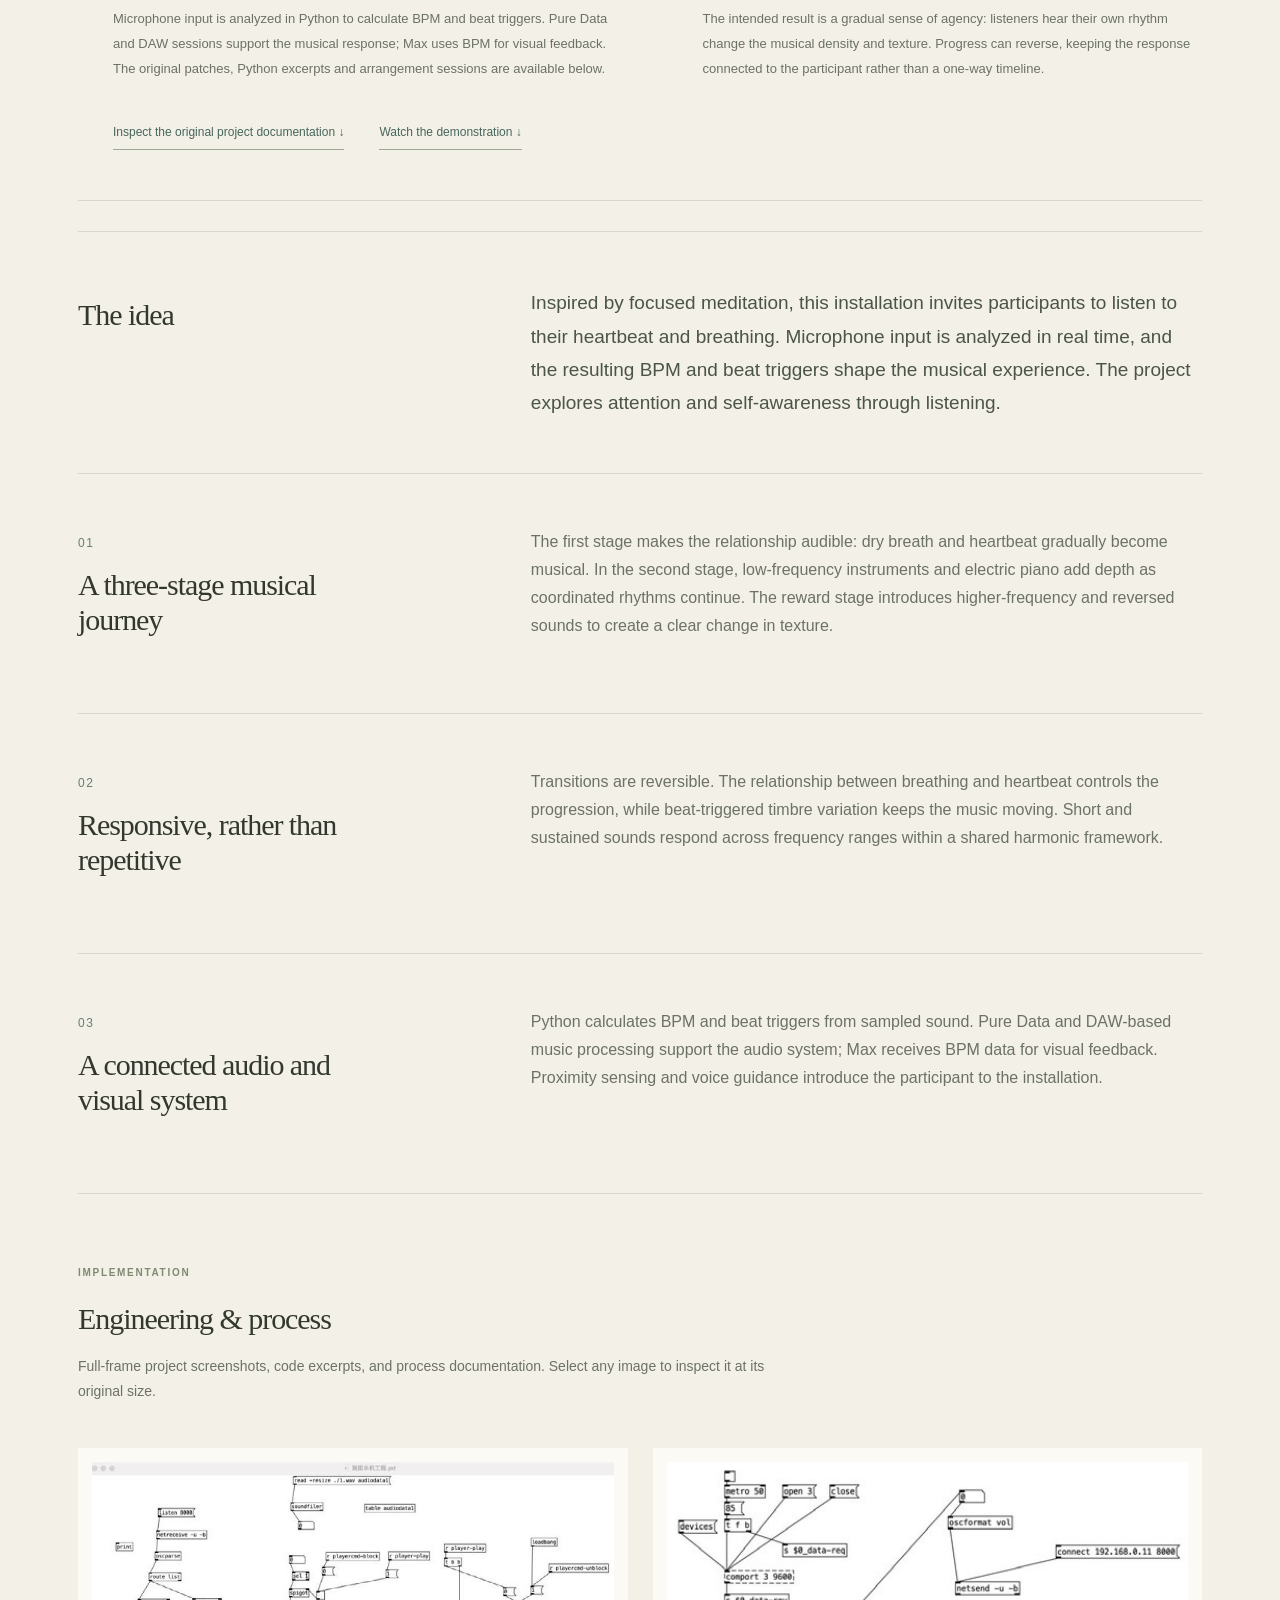
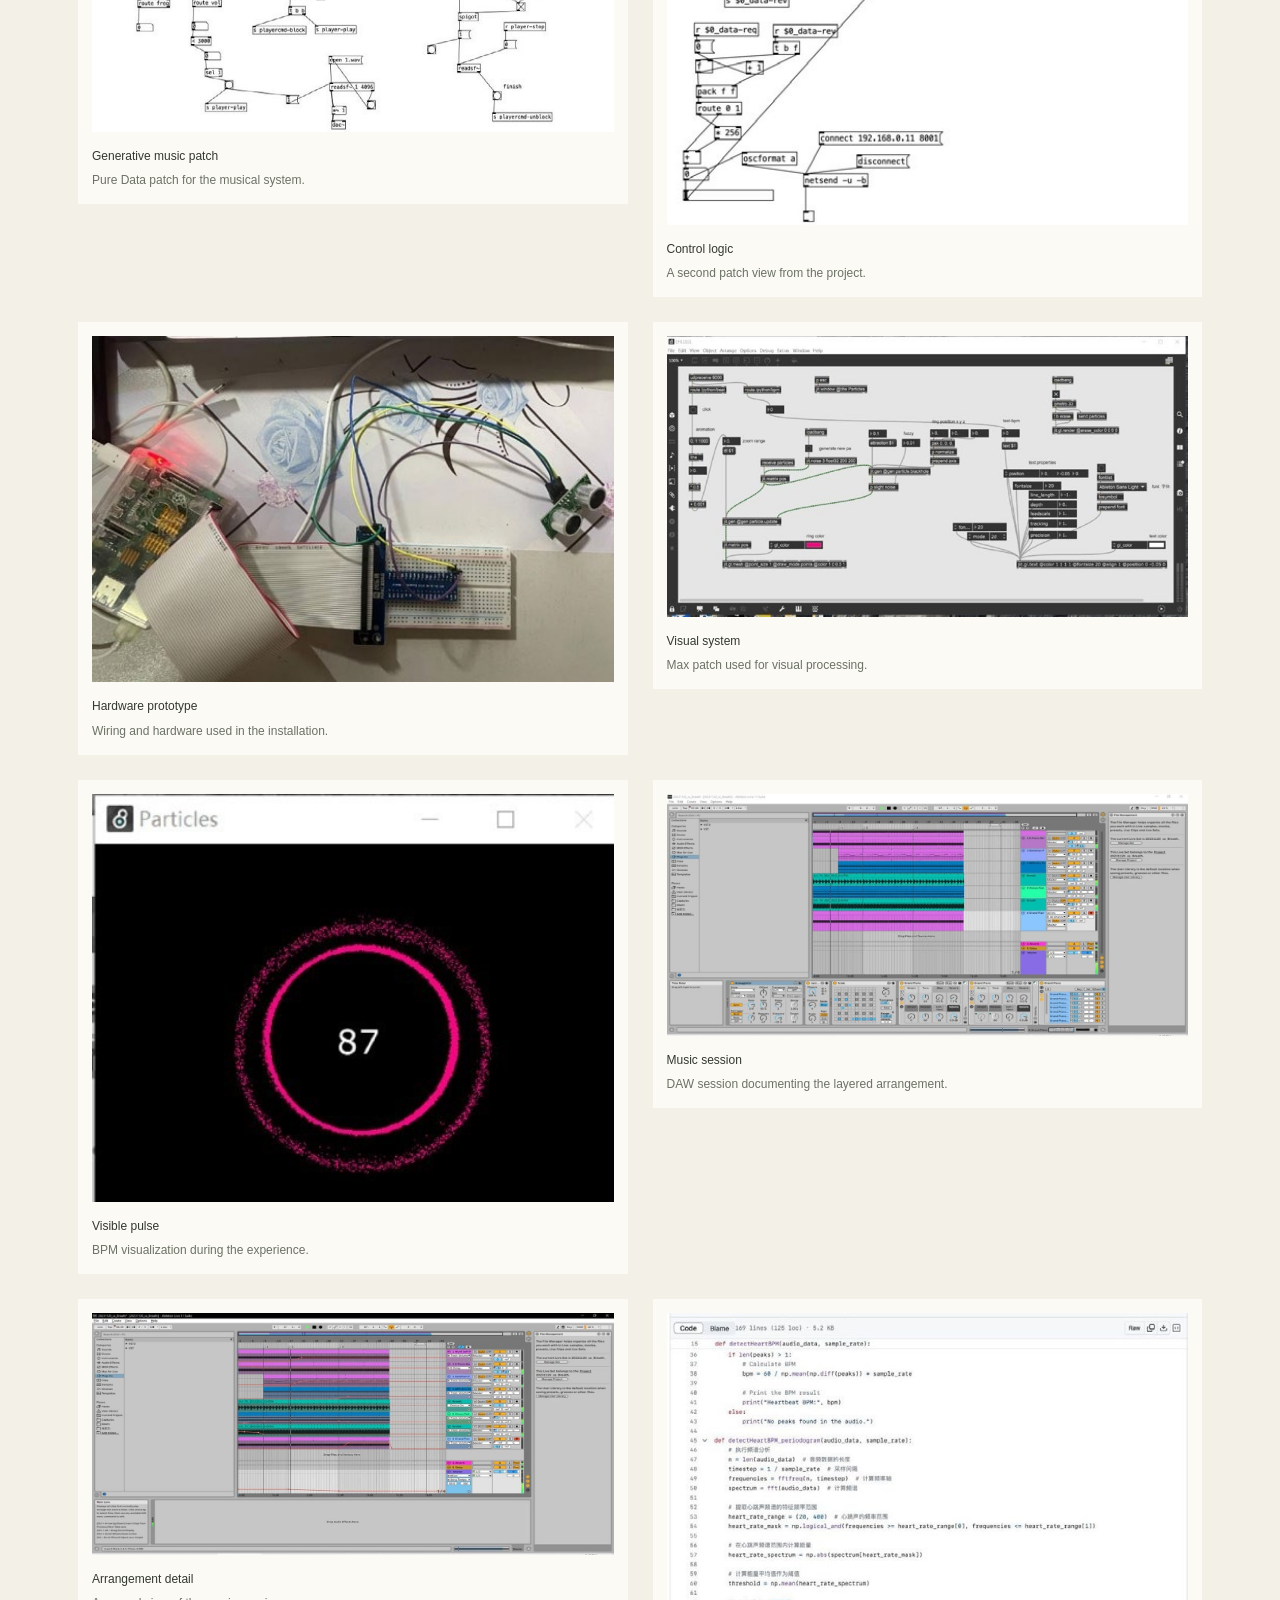
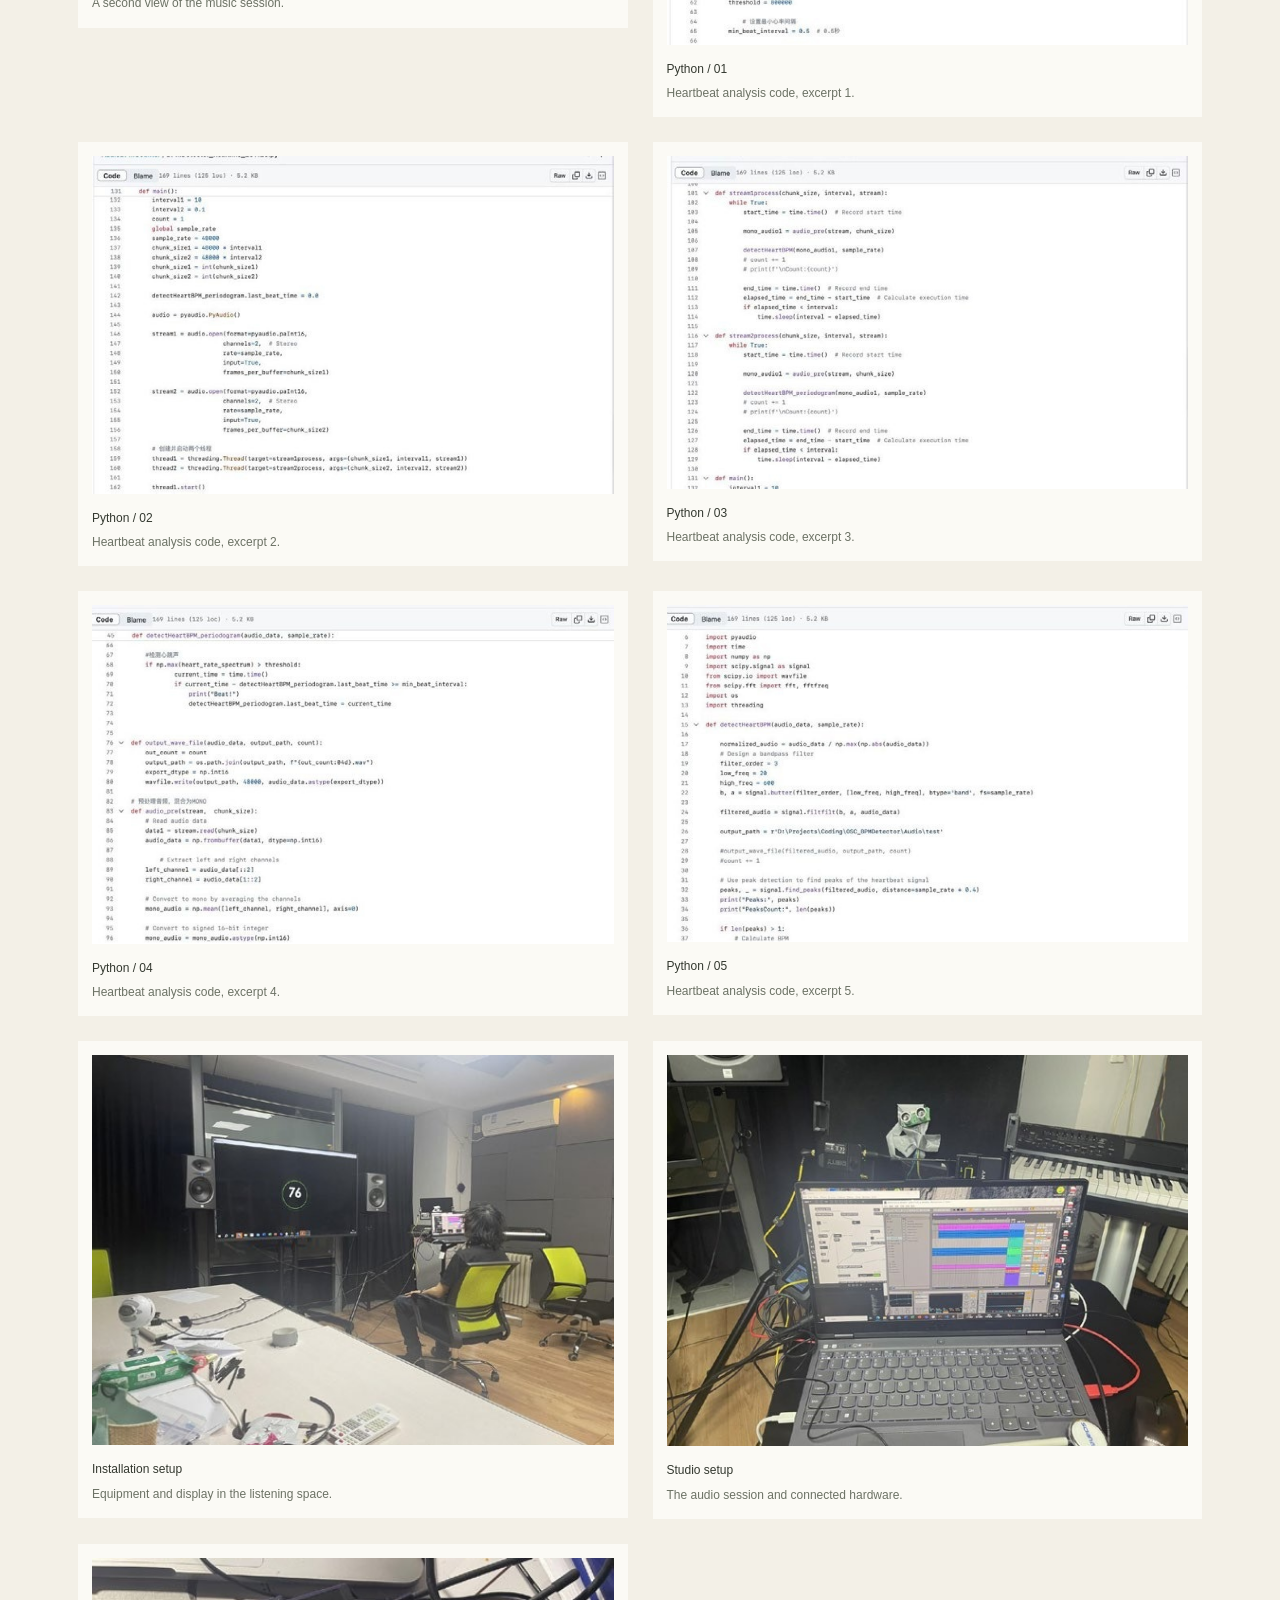
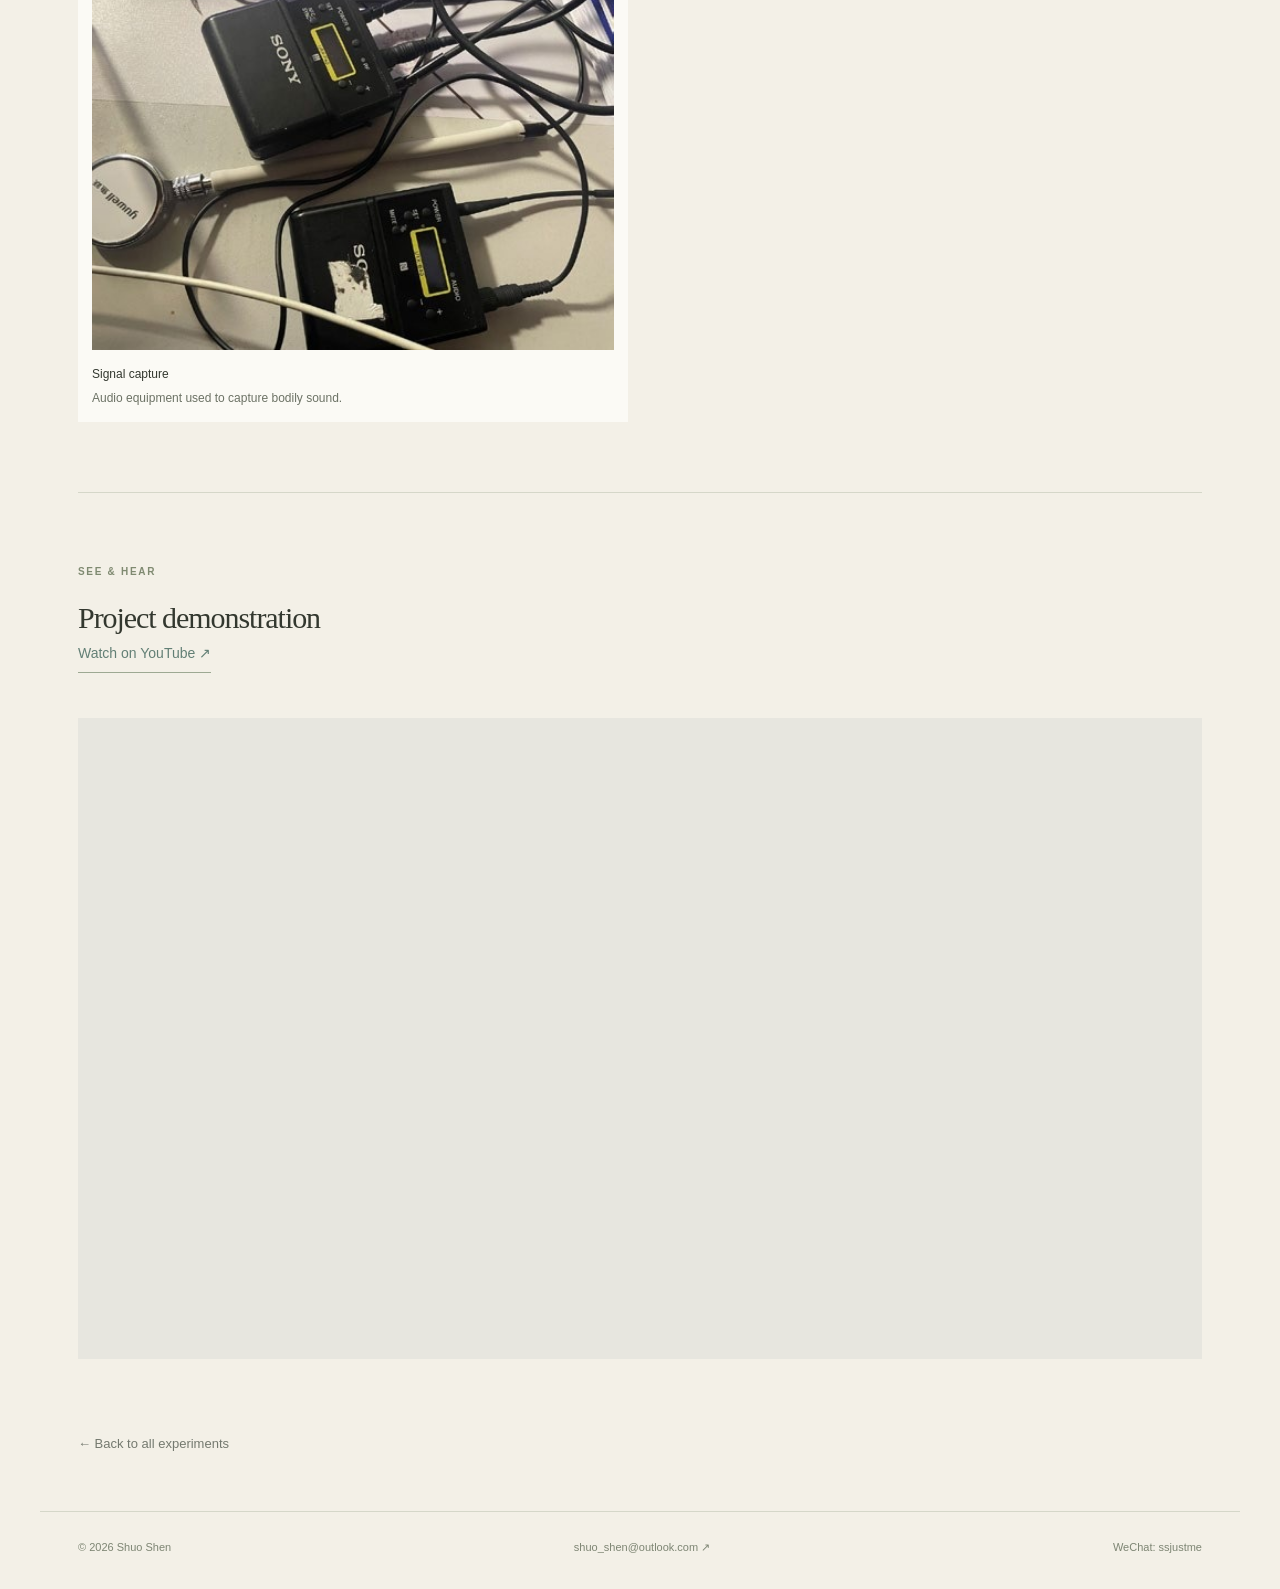
<file: immersive.html>
<!DOCTYPE html>

<html lang="en"><head><meta charset="utf-8"/><meta content="width=device-width,initial-scale=1" name="viewport"/><title>Immersive by Your Own Music — Shuo Shen</title><meta content="An installation that captures heartbeat and breathing, translating bodily rhythms into evolving ambient music and visual feedback." name="description"/><link href="portfolio-reference-v7.css" rel="stylesheet"/></head><body><a class="skip-link" href="#main">Skip to content</a><header><nav aria-label="Main navigation" class="wrap reference-nav"><div class="links"><a href="index.html#work">Work</a><a href="index.html#about">About</a><a href="index.html#contact">Contact</a></div><a class="brand" href="index.html">SHUO SHEN<span>Sound Designer</span></a><div aria-hidden="true" class="header-balance"></div></nav></header><main class="wrap project-page" id="main"><a class="back" href="index.html#experiments">← All experiments</a><div class="project-intro"><p class="eyebrow">Generative music · Interactive installation</p><h1>Immersive by Your Own Music</h1><p class="deck">Generative music controlled by heartbeat and breathing.</p></div><div class="project-meta"><div><span>Role</span>Producer</div><div><span>Tools &amp; focus</span>Python · Pure Data · Max · DAW · Raspberry Pi</div><a class="text-link" href="#demo">Watch project demo ↓</a></div><figure class="feature-image"><img alt="Concept visualization: one participant listens through two loudspeakers while heartbeat and breath shape a projected visual environment." src="immersive-speakers-concept-v7.jpg"/><figcaption>AI-generated concept visualization of the speaker-based listening and visual interaction. Original project photographs appear in the documentation below.</figcaption></figure><section aria-labelledby="process-title" class="audio-process" id="audio-process"><p class="eyebrow">Sound &amp; interaction / Process study</p><h2 id="process-title">From intention to experience</h2><ol class="process-steps"><li><span class="step-number">01</span><h3>Design goal</h3><p>Turn heartbeat and breath into an audible relationship, so a participant can understand the music through their own bodily rhythm.</p></li><li><span class="step-number">02</span><h3>Audio approach</h3><p>Build three reversible musical stages: bodily sound becomes texture, low-frequency and electric-piano layers add depth, then higher and reversed sounds create a fuller reward. Beat-triggered timbre variation avoids a fixed loop.</p></li><li><span class="step-number">03</span><h3>Implementation</h3><p>Microphone input is analyzed in Python to calculate BPM and beat triggers. Pure Data and DAW sessions support the musical response; Max uses BPM for visual feedback. The original patches, Python excerpts and arrangement sessions are available below.</p></li><li><span class="step-number">04</span><h3>Listener experience</h3><p>The intended result is a gradual sense of agency: listeners hear their own rhythm change the musical density and texture. Progress can reverse, keeping the response connected to the participant rather than a one-way timeline.</p></li></ol><p class="process-evidence"><a class="text-link" href="#engineering">Inspect the original project documentation ↓</a> <a class="text-link" href="#demo">Watch the demonstration ↓</a></p></section><section class="story-row"><h2>The idea</h2><p class="large-copy">Inspired by focused meditation, this installation invites participants to listen to their heartbeat and breathing. Microphone input is analyzed in real time, and the resulting BPM and beat triggers shape the musical experience. The project explores attention and self-awareness through listening.</p></section><section class="story-row"><div><span class="section-number">01</span><h2>A three-stage musical journey</h2></div><div><p>The first stage makes the relationship audible: dry breath and heartbeat gradually become musical. In the second stage, low-frequency instruments and electric piano add depth as coordinated rhythms continue. The reward stage introduces higher-frequency and reversed sounds to create a clear change in texture.</p></div></section><section class="story-row"><div><span class="section-number">02</span><h2>Responsive, rather than repetitive</h2></div><div><p>Transitions are reversible. The relationship between breathing and heartbeat controls the progression, while beat-triggered timbre variation keeps the music moving. Short and sustained sounds respond across frequency ranges within a shared harmonic framework.</p></div></section><section class="story-row"><div><span class="section-number">03</span><h2>A connected audio and visual system</h2></div><div><p>Python calculates BPM and beat triggers from sampled sound. Pure Data and DAW-based music processing support the audio system; Max receives BPM data for visual feedback. Proximity sensing and voice guidance introduce the participant to the installation.</p></div></section><section class="demo-section engineering" id="engineering"><div class="section-heading"><div><p class="eyebrow">Implementation</p><h2>Engineering &amp; process</h2></div><p>Full-frame project screenshots, code excerpts, and process documentation. Select any image to inspect it at its original size.</p></div><div class="engineering-grid"><figure class=""><a aria-label="Enlarge Generative music patch" class="zoom-image" data-caption="Pure Data patch for the musical system." href="immersive-detail-456.jpg"><img alt="Generative music patch" loading="lazy" src="immersive-detail-456.jpg"/></a><figcaption><strong>Generative music patch</strong><span>Pure Data patch for the musical system.</span></figcaption></figure><figure class=""><a aria-label="Enlarge Control logic" class="zoom-image" data-caption="A second patch view from the project." href="immersive-detail-457.jpg"><img alt="Control logic" loading="lazy" src="immersive-detail-457.jpg"/></a><figcaption><strong>Control logic</strong><span>A second patch view from the project.</span></figcaption></figure><figure class=""><a aria-label="Enlarge Hardware prototype" class="zoom-image" data-caption="Wiring and hardware used in the installation." href="immersive-detail-458.jpg"><img alt="Hardware prototype" loading="lazy" src="immersive-detail-458.jpg"/></a><figcaption><strong>Hardware prototype</strong><span>Wiring and hardware used in the installation.</span></figcaption></figure><figure class=""><a aria-label="Enlarge Visual system" class="zoom-image" data-caption="Max patch used for visual processing." href="immersive-detail-459.jpg"><img alt="Visual system" loading="lazy" src="immersive-detail-459.jpg"/></a><figcaption><strong>Visual system</strong><span>Max patch used for visual processing.</span></figcaption></figure><figure class=""><a aria-label="Enlarge Visible pulse" class="zoom-image" data-caption="BPM visualization during the experience." href="immersive-detail-460.jpg"><img alt="Visible pulse" loading="lazy" src="immersive-detail-460.jpg"/></a><figcaption><strong>Visible pulse</strong><span>BPM visualization during the experience.</span></figcaption></figure><figure class=""><a aria-label="Enlarge Music session" class="zoom-image" data-caption="DAW session documenting the layered arrangement." href="immersive-detail-463.jpg"><img alt="Music session" loading="lazy" src="immersive-detail-463.jpg"/></a><figcaption><strong>Music session</strong><span>DAW session documenting the layered arrangement.</span></figcaption></figure><figure class=""><a aria-label="Enlarge Arrangement detail" class="zoom-image" data-caption="A second view of the music session." href="immersive-detail-464.jpg"><img alt="Arrangement detail" loading="lazy" src="immersive-detail-464.jpg"/></a><figcaption><strong>Arrangement detail</strong><span>A second view of the music session.</span></figcaption></figure><figure class=""><a aria-label="Enlarge Python / 01" class="zoom-image" data-caption="Heartbeat analysis code, excerpt 1." href="immersive-detail-514.jpg"><img alt="Python / 01" loading="lazy" src="immersive-detail-514.jpg"/></a><figcaption><strong>Python / 01</strong><span>Heartbeat analysis code, excerpt 1.</span></figcaption></figure><figure class=""><a aria-label="Enlarge Python / 02" class="zoom-image" data-caption="Heartbeat analysis code, excerpt 2." href="immersive-detail-515.jpg"><img alt="Python / 02" loading="lazy" src="immersive-detail-515.jpg"/></a><figcaption><strong>Python / 02</strong><span>Heartbeat analysis code, excerpt 2.</span></figcaption></figure><figure class=""><a aria-label="Enlarge Python / 03" class="zoom-image" data-caption="Heartbeat analysis code, excerpt 3." href="immersive-detail-516.jpg"><img alt="Python / 03" loading="lazy" src="immersive-detail-516.jpg"/></a><figcaption><strong>Python / 03</strong><span>Heartbeat analysis code, excerpt 3.</span></figcaption></figure><figure class=""><a aria-label="Enlarge Python / 04" class="zoom-image" data-caption="Heartbeat analysis code, excerpt 4." href="immersive-detail-517.jpg"><img alt="Python / 04" loading="lazy" src="immersive-detail-517.jpg"/></a><figcaption><strong>Python / 04</strong><span>Heartbeat analysis code, excerpt 4.</span></figcaption></figure><figure class=""><a aria-label="Enlarge Python / 05" class="zoom-image" data-caption="Heartbeat analysis code, excerpt 5." href="immersive-detail-518.jpg"><img alt="Python / 05" loading="lazy" src="immersive-detail-518.jpg"/></a><figcaption><strong>Python / 05</strong><span>Heartbeat analysis code, excerpt 5.</span></figcaption></figure><figure class=""><a aria-label="Enlarge Installation setup" class="zoom-image" data-caption="Equipment and display in the listening space." href="immersive-detail-521.jpg"><img alt="Installation setup" loading="lazy" src="immersive-detail-521.jpg"/></a><figcaption><strong>Installation setup</strong><span>Equipment and display in the listening space.</span></figcaption></figure><figure class=""><a aria-label="Enlarge Studio setup" class="zoom-image" data-caption="The audio session and connected hardware." href="immersive-detail-522.jpg"><img alt="Studio setup" loading="lazy" src="immersive-detail-522.jpg"/></a><figcaption><strong>Studio setup</strong><span>The audio session and connected hardware.</span></figcaption></figure><figure class=""><a aria-label="Enlarge Signal capture" class="zoom-image" data-caption="Audio equipment used to capture bodily sound." href="immersive-detail-523.jpg"><img alt="Signal capture" loading="lazy" src="immersive-detail-523.jpg"/></a><figcaption><strong>Signal capture</strong><span>Audio equipment used to capture bodily sound.</span></figcaption></figure></div></section><section class="demo-section" id="demo"><div class="section-heading"><div><p class="eyebrow">See &amp; hear</p><h2>Project demonstration</h2></div><a class="text-link" href="https://www.youtube.com/watch?v=8R7MfzQSQVw" rel="noopener noreferrer" target="_blank">Watch on YouTube ↗</a></div><div class="video"><iframe allow="accelerometer; autoplay; clipboard-write; encrypted-media; gyroscope; picture-in-picture; web-share" allowfullscreen="" loading="lazy" src="https://www.youtube-nocookie.com/embed/8R7MfzQSQVw" title="Immersive by Your Own Music demonstration"></iframe></div></section><a class="back end-link" href="index.html#experiments">← Back to all experiments</a></main><footer class="wrap"><span>© 2026 Shuo Shen</span><a href="mailto:shuo_shen@outlook.com">shuo_shen@outlook.com ↗</a><span>WeChat: ssjustme</span></footer><script defer="" src="portfolio-gallery-v3.js"></script></body></html>
</file>
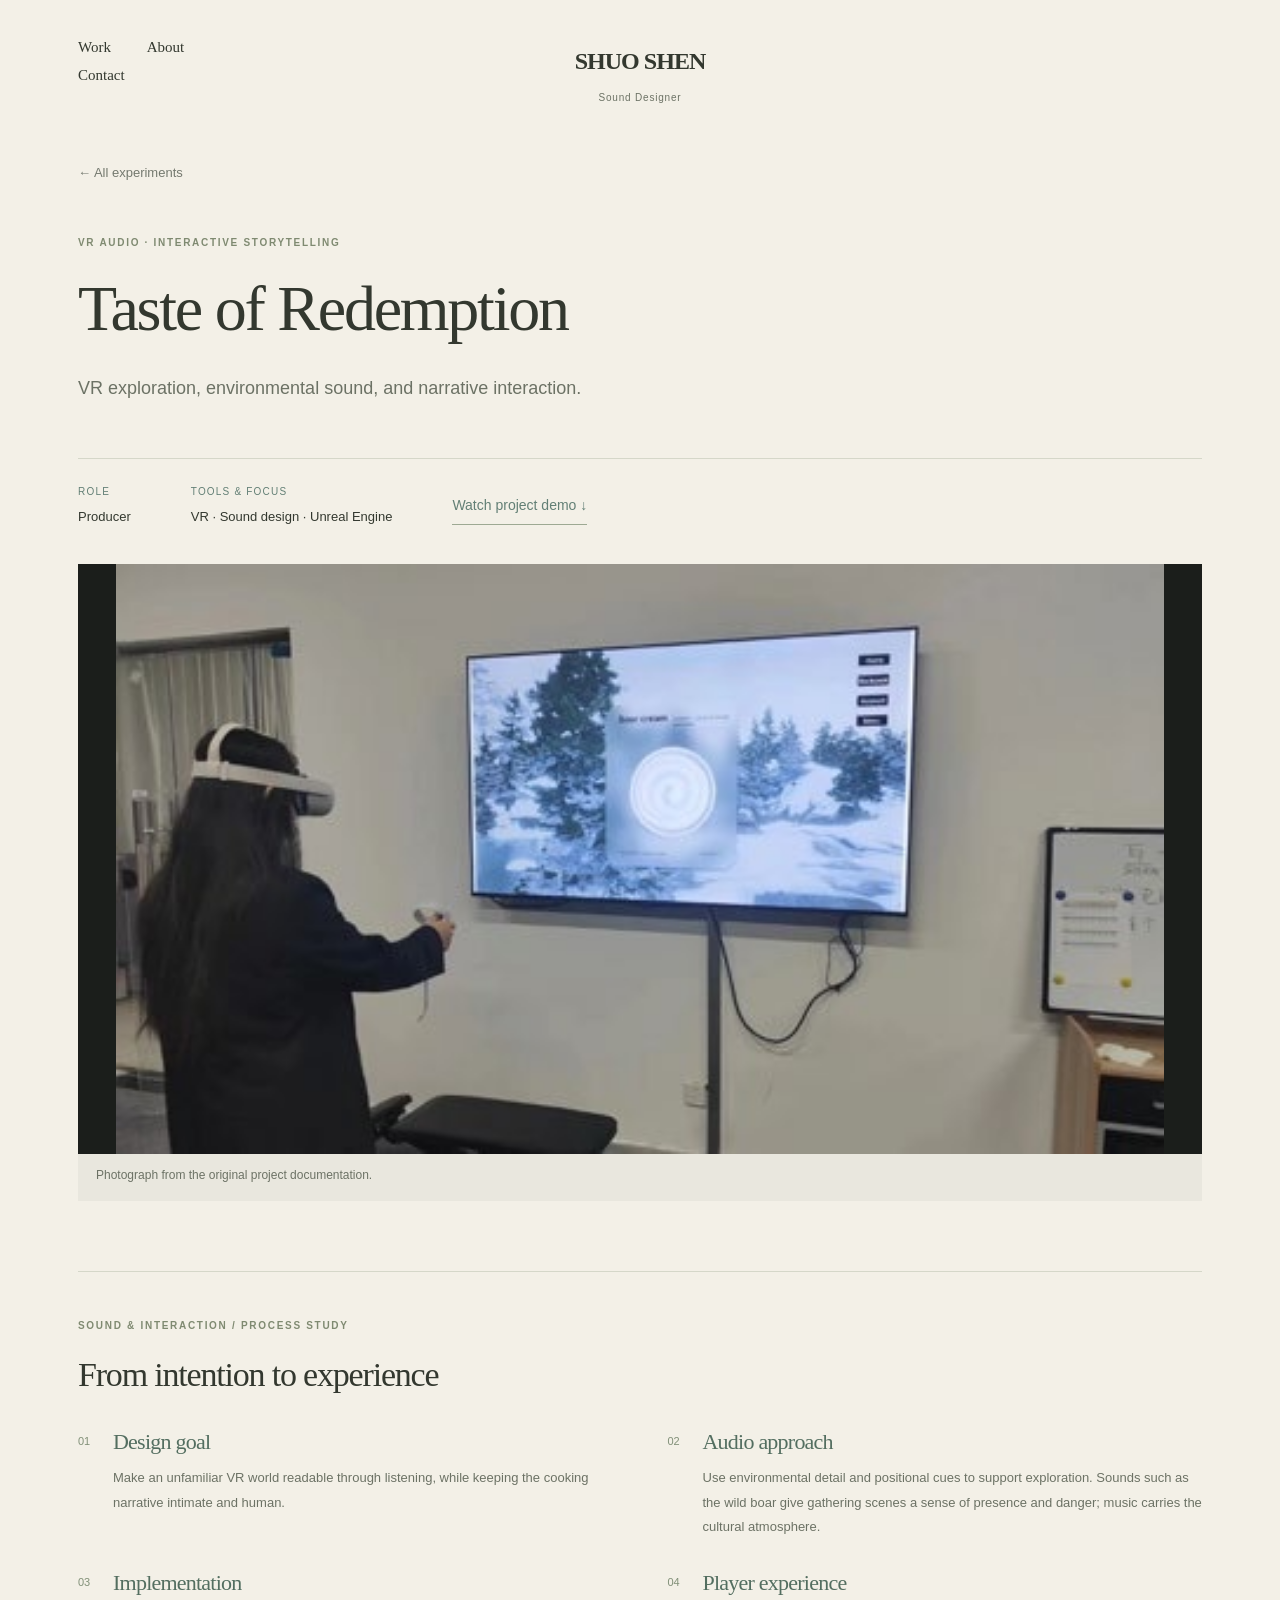
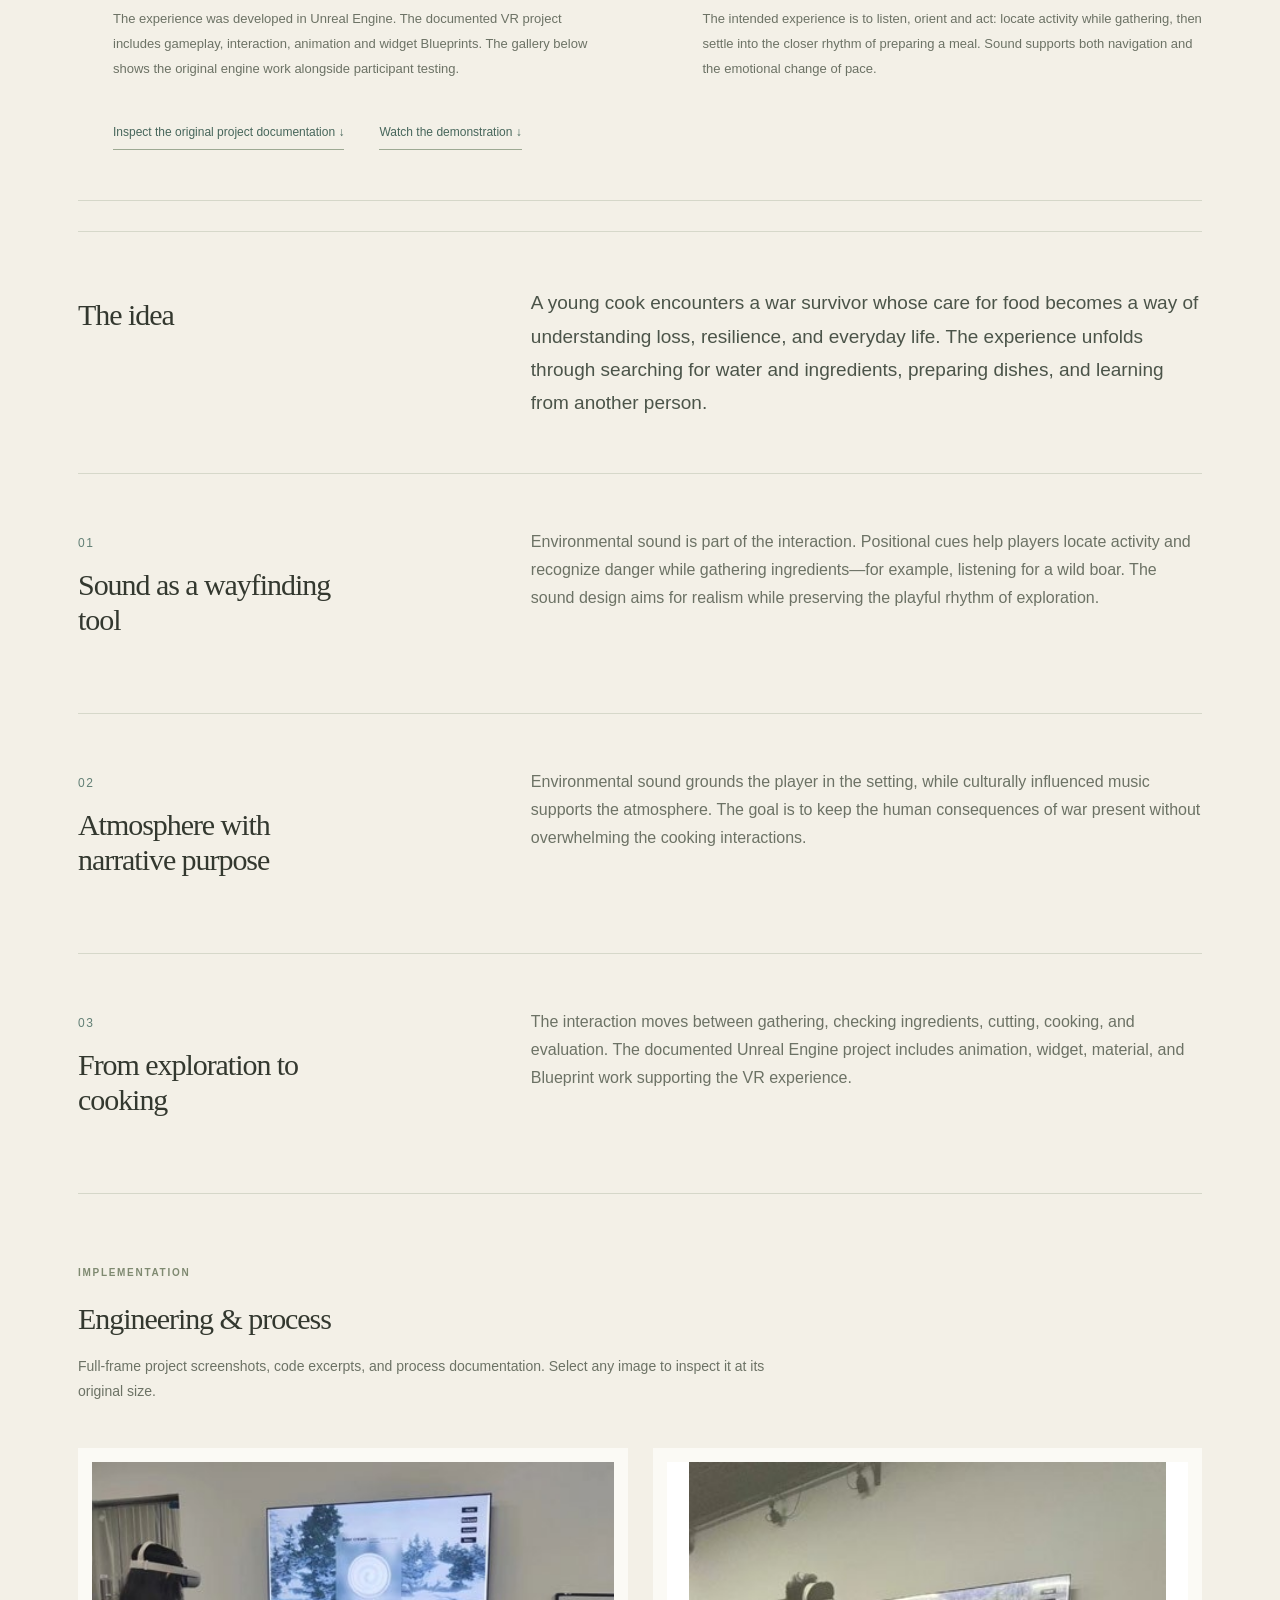
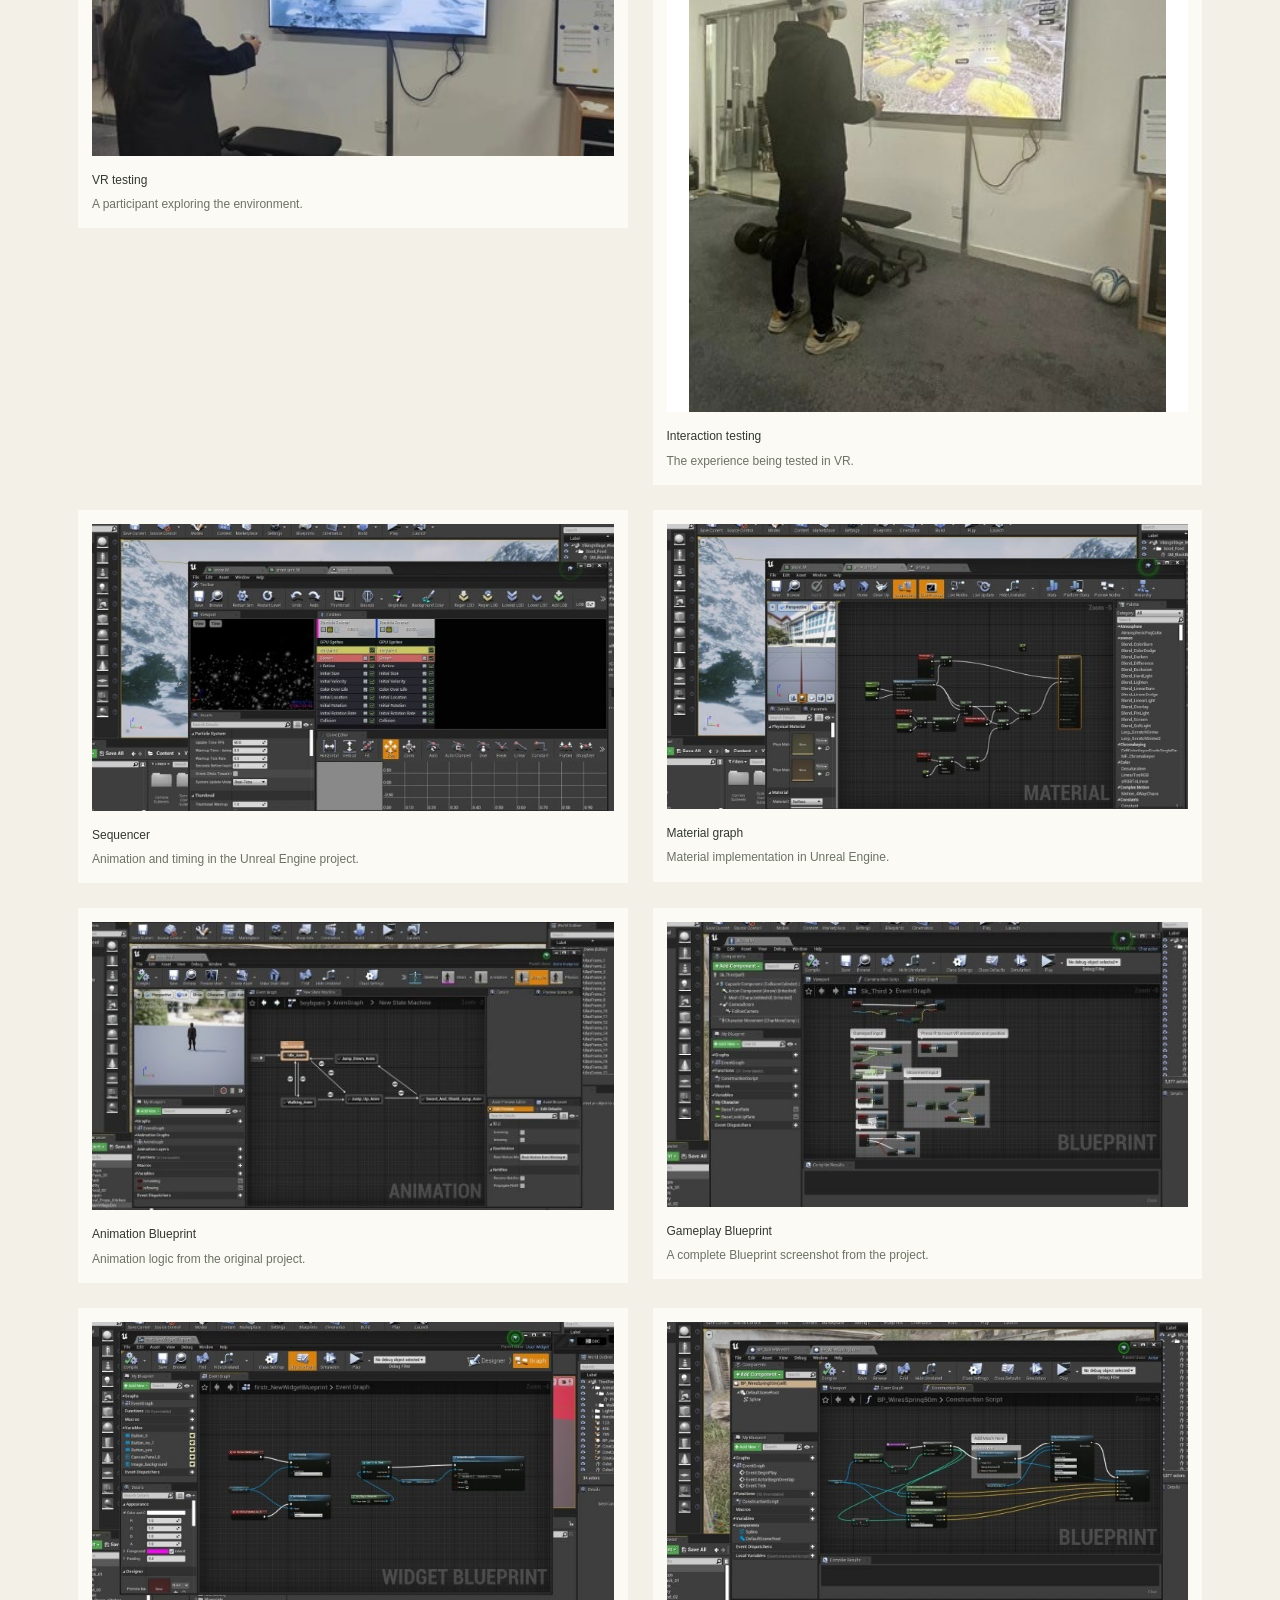
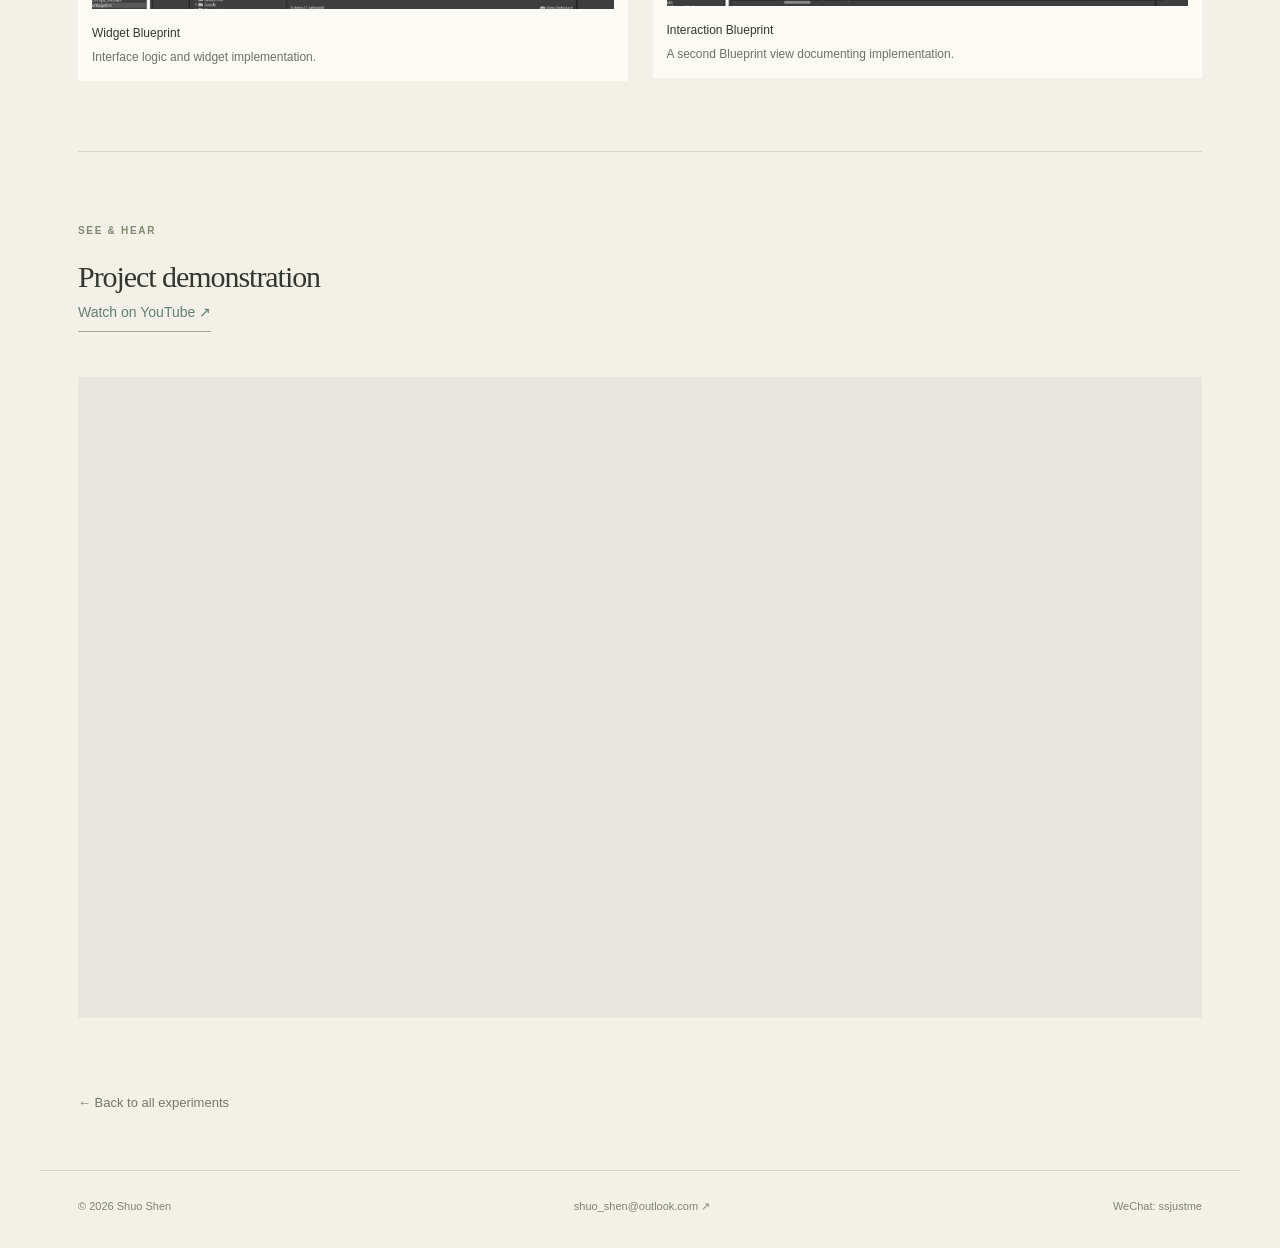
<file: taste.html>
<!DOCTYPE html>

<html lang="en"><head><meta charset="utf-8"/><meta content="width=device-width,initial-scale=1" name="viewport"/><title>Taste of Redemption — Shuo Shen</title><meta content="A narrative VR experience about cooking and survival in the aftermath of war. Realistic sound and positional cues connect the player to an unfamiliar world." name="description"/><link href="portfolio-reference-v7.css" rel="stylesheet"/></head><body><a class="skip-link" href="#main">Skip to content</a><header><nav aria-label="Main navigation" class="wrap reference-nav"><div class="links"><a href="index.html#work">Work</a><a href="index.html#about">About</a><a href="index.html#contact">Contact</a></div><a class="brand" href="index.html">SHUO SHEN<span>Sound Designer</span></a><div aria-hidden="true" class="header-balance"></div></nav></header><main class="wrap project-page" id="main"><a class="back" href="index.html#experiments">← All experiments</a><div class="project-intro"><p class="eyebrow">VR audio · Interactive storytelling</p><h1>Taste of Redemption</h1><p class="deck">VR exploration, environmental sound, and narrative interaction.</p></div><div class="project-meta"><div><span>Role</span>Producer</div><div><span>Tools &amp; focus</span>VR · Sound design · Unreal Engine</div><a class="text-link" href="#demo">Watch project demo ↓</a></div><figure class="feature-image"><img alt="Taste of Redemption project photograph" src="taste-cover-warm.jpg"/><figcaption>Photograph from the original project documentation.</figcaption></figure><section aria-labelledby="process-title" class="audio-process" id="audio-process"><p class="eyebrow">Sound &amp; interaction / Process study</p><h2 id="process-title">From intention to experience</h2><ol class="process-steps"><li><span class="step-number">01</span><h3>Design goal</h3><p>Make an unfamiliar VR world readable through listening, while keeping the cooking narrative intimate and human.</p></li><li><span class="step-number">02</span><h3>Audio approach</h3><p>Use environmental detail and positional cues to support exploration. Sounds such as the wild boar give gathering scenes a sense of presence and danger; music carries the cultural atmosphere.</p></li><li><span class="step-number">03</span><h3>Implementation</h3><p>The experience was developed in Unreal Engine. The documented VR project includes gameplay, interaction, animation and widget Blueprints. The gallery below shows the original engine work alongside participant testing.</p></li><li><span class="step-number">04</span><h3>Player experience</h3><p>The intended experience is to listen, orient and act: locate activity while gathering, then settle into the closer rhythm of preparing a meal. Sound supports both navigation and the emotional change of pace.</p></li></ol><p class="process-evidence"><a class="text-link" href="#engineering">Inspect the original project documentation ↓</a> <a class="text-link" href="#demo">Watch the demonstration ↓</a></p></section><section class="story-row"><h2>The idea</h2><p class="large-copy">A young cook encounters a war survivor whose care for food becomes a way of understanding loss, resilience, and everyday life. The experience unfolds through searching for water and ingredients, preparing dishes, and learning from another person.</p></section><section class="story-row"><div><span class="section-number">01</span><h2>Sound as a wayfinding tool</h2></div><div><p>Environmental sound is part of the interaction. Positional cues help players locate activity and recognize danger while gathering ingredients—for example, listening for a wild boar. The sound design aims for realism while preserving the playful rhythm of exploration.</p></div></section><section class="story-row"><div><span class="section-number">02</span><h2>Atmosphere with narrative purpose</h2></div><div><p>Environmental sound grounds the player in the setting, while culturally influenced music supports the atmosphere. The goal is to keep the human consequences of war present without overwhelming the cooking interactions.</p></div></section><section class="story-row"><div><span class="section-number">03</span><h2>From exploration to cooking</h2></div><div><p>The interaction moves between gathering, checking ingredients, cutting, cooking, and evaluation. The documented Unreal Engine project includes animation, widget, material, and Blueprint work supporting the VR experience.</p></div></section><section class="demo-section engineering" id="engineering"><div class="section-heading"><div><p class="eyebrow">Implementation</p><h2>Engineering &amp; process</h2></div><p>Full-frame project screenshots, code excerpts, and process documentation. Select any image to inspect it at its original size.</p></div><div class="engineering-grid"><figure class=""><a aria-label="Enlarge VR testing" class="zoom-image" data-caption="A participant exploring the environment." href="taste-detail-400.jpg"><img alt="VR testing" loading="lazy" src="taste-detail-400.jpg"/></a><figcaption><strong>VR testing</strong><span>A participant exploring the environment.</span></figcaption></figure><figure class=""><a aria-label="Enlarge Interaction testing" class="zoom-image" data-caption="The experience being tested in VR." href="taste-detail-401.jpg"><img alt="Interaction testing" loading="lazy" src="taste-detail-401.jpg"/></a><figcaption><strong>Interaction testing</strong><span>The experience being tested in VR.</span></figcaption></figure><figure class=""><a aria-label="Enlarge Sequencer" class="zoom-image" data-caption="Animation and timing in the Unreal Engine project." href="taste-detail-403.jpg"><img alt="Sequencer" loading="lazy" src="taste-detail-403.jpg"/></a><figcaption><strong>Sequencer</strong><span>Animation and timing in the Unreal Engine project.</span></figcaption></figure><figure class=""><a aria-label="Enlarge Material graph" class="zoom-image" data-caption="Material implementation in Unreal Engine." href="taste-detail-405.jpg"><img alt="Material graph" loading="lazy" src="taste-detail-405.jpg"/></a><figcaption><strong>Material graph</strong><span>Material implementation in Unreal Engine.</span></figcaption></figure><figure class=""><a aria-label="Enlarge Animation Blueprint" class="zoom-image" data-caption="Animation logic from the original project." href="taste-detail-414.jpg"><img alt="Animation Blueprint" loading="lazy" src="taste-detail-414.jpg"/></a><figcaption><strong>Animation Blueprint</strong><span>Animation logic from the original project.</span></figcaption></figure><figure class=""><a aria-label="Enlarge Gameplay Blueprint" class="zoom-image" data-caption="A complete Blueprint screenshot from the project." href="taste-detail-416.jpg"><img alt="Gameplay Blueprint" loading="lazy" src="taste-detail-416.jpg"/></a><figcaption><strong>Gameplay Blueprint</strong><span>A complete Blueprint screenshot from the project.</span></figcaption></figure><figure class=""><a aria-label="Enlarge Widget Blueprint" class="zoom-image" data-caption="Interface logic and widget implementation." href="taste-detail-418.jpg"><img alt="Widget Blueprint" loading="lazy" src="taste-detail-418.jpg"/></a><figcaption><strong>Widget Blueprint</strong><span>Interface logic and widget implementation.</span></figcaption></figure><figure class=""><a aria-label="Enlarge Interaction Blueprint" class="zoom-image" data-caption="A second Blueprint view documenting implementation." href="taste-detail-420.jpg"><img alt="Interaction Blueprint" loading="lazy" src="taste-detail-420.jpg"/></a><figcaption><strong>Interaction Blueprint</strong><span>A second Blueprint view documenting implementation.</span></figcaption></figure></div></section><section class="demo-section" id="demo"><div class="section-heading"><div><p class="eyebrow">See &amp; hear</p><h2>Project demonstration</h2></div><a class="text-link" href="https://www.youtube.com/watch?v=8nwpUGXEY3A" rel="noopener noreferrer" target="_blank">Watch on YouTube ↗</a></div><div class="video"><iframe allow="accelerometer; autoplay; clipboard-write; encrypted-media; gyroscope; picture-in-picture; web-share" allowfullscreen="" loading="lazy" src="https://www.youtube-nocookie.com/embed/8nwpUGXEY3A" title="Taste of Redemption demonstration"></iframe></div></section><a class="back end-link" href="index.html#experiments">← Back to all experiments</a></main><footer class="wrap"><span>© 2026 Shuo Shen</span><a href="mailto:shuo_shen@outlook.com">shuo_shen@outlook.com ↗</a><span>WeChat: ssjustme</span></footer><script defer="" src="portfolio-gallery-v3.js"></script></body></html>
</file>
<file: portfolio-reference-v9.css>
:root{color-scheme:dark;--bg:#111214;--panel:#191c1e;--text:#eeefeb;--muted:#aeb5b4;--line:#303638;--accent:#add2c4}*{box-sizing:border-box}html{scroll-padding-top:28px}body{margin:0;background:var(--bg);color:var(--text);font:16px/1.75 system-ui,-apple-system,BlinkMacSystemFont,"Segoe UI",sans-serif}a{color:inherit;text-decoration:none}a:hover{color:var(--accent)}a:focus-visible{outline:2px solid var(--accent);outline-offset:6px}.wrap{max-width:1200px;margin:auto;padding:0 38px}header{border-bottom:1px solid var(--line)}nav{display:flex;align-items:center;justify-content:space-between;min-height:100px}.brand{font-size:18px;letter-spacing:.12em;font-weight:700}.brand span{display:block;font-size:10px;letter-spacing:.16em;color:var(--muted);font-weight:400}.links{display:flex;gap:30px;font-size:14px}.skip-link{position:absolute;top:-100px;left:20px;background:var(--bg);padding:12px;z-index:5}.skip-link:focus{top:12px}.hero{padding:110px 0 105px}.eyebrow{text-transform:uppercase;letter-spacing:.17em;font-size:11px;color:var(--accent);font-weight:600;margin:0 0 20px}h1,h2,h3{font-weight:500;line-height:1.15;letter-spacing:-.045em}h1{font-size:clamp(42px,6.3vw,78px);margin:0 0 28px;max-width:1000px}h1 span{color:#b7bfbc}h2{font-size:clamp(28px,3.4vw,42px);margin:0 0 22px}h3{font-size:25px;margin:15px 0}p{color:var(--muted);margin:0 0 24px;max-width:750px}.lead,.deck{font-size:21px;max-width:660px}.text-link{color:var(--accent);font-size:14px;display:inline-block;padding:6px 0;border-bottom:1px solid #566b63}.section{padding:72px 0;border-top:1px solid var(--line)}.section-heading{display:flex;align-items:flex-end;justify-content:space-between;gap:45px;margin-bottom:38px}.section-heading h2{margin-bottom:0}.section-heading>p{max-width:320px;font-size:14px;margin:0}.game-work{padding:44px 0}.game-work .section-heading{margin-bottom:18px}.game-work h2{font-size:27px}.game-work p:last-child{font-size:14px;margin:0;max-width:620px}.status{color:#929e98;font-size:12px;white-space:nowrap}.project-grid{display:grid;grid-template-columns:repeat(3,minmax(0,1fr));gap:30px}.card-image{display:block;overflow:hidden;background:var(--panel);border-radius:3px}.card-image img{display:block;width:100%;aspect-ratio:1.4;object-fit:cover;transition:transform .25s}.card-image:hover img{transform:scale(1.025)}.card-top{margin-top:21px;display:flex;gap:12px;color:var(--accent);font-size:10px;letter-spacing:.09em;text-transform:uppercase}.card-top>span:first-child{color:#74817a}.project-card h3 a{display:flex;align-items:flex-start;justify-content:space-between;gap:8px}.project-card h3 a span{font-size:18px;color:var(--accent)}.project-card p{font-size:14px;line-height:1.7;margin:0 0 20px}.about-grid,.story-row{display:grid;grid-template-columns:1fr 1.8fr;gap:80px}.large-copy{font-size:21px;color:#d1d7d2}.skill-list{display:flex;flex-wrap:wrap;gap:10px}.skill-list span{font-size:12px;color:#b5c2ba;border:1px solid var(--line);padding:5px 12px}.resume-row{display:flex;justify-content:space-between;align-items:center;gap:35px}.resume-row p{margin:0}.button{padding:12px 22px;border:1px solid #6d8d7b;font-size:14px;white-space:nowrap}.contact h2{font-size:clamp(37px,5vw,64px)}.contact-methods{display:flex;gap:70px;margin-top:42px}.contact-methods>div{display:flex;flex-direction:column;gap:8px}.label{font-size:11px;letter-spacing:.15em;text-transform:uppercase;color:#8d9d94}.contact-methods a,.wechat{font-size:23px}footer{border-top:1px solid var(--line);padding-top:26px!important;padding-bottom:32px!important;display:flex;flex-wrap:wrap;justify-content:space-between;gap:20px;font-size:12px;color:#85928a}.project-page{padding-top:40px}.back{font-size:13px;color:var(--muted)}.project-intro{padding:65px 0 28px}.project-intro h1{max-width:950px}.deck{max-width:820px}.project-meta{display:flex;gap:60px;padding:24px 0 35px;border-top:1px solid var(--line);align-items:center;font-size:14px}.project-meta>div{max-width:480px}.project-meta>div>span{display:block;color:#809087;font-size:11px;text-transform:uppercase;letter-spacing:.12em;margin-bottom:6px}.project-meta .text-link{margin-left:auto;white-space:nowrap}figure{margin:30px 0 0}figure img{width:100%;display:block;background:#1b1e1b}figcaption{color:#8f9d94;font-size:12px;line-height:1.6;margin-top:12px}.feature-image{margin:0 0 70px;background:#191d1a}.feature-image img{max-height:620px;object-fit:contain}.feature-image figcaption{padding:0 18px 16px}.story-row{padding:54px 0;border-top:1px solid var(--line)}.story-row h2{font-size:29px;margin-top:12px;max-width:280px}.story-row p{margin-bottom:0}.story-row figure img{max-height:550px;object-fit:contain}.section-number{font-size:12px;color:var(--accent);letter-spacing:.14em}.demo-section{border-top:1px solid var(--line);padding:70px 0}.video{aspect-ratio:16/9;background:#080a09}.video iframe{width:100%;height:100%;border:0}.end-link{display:inline-block;margin:0 0 55px}
@media(max-width:800px){.wrap{padding:0 24px}.hero{padding:75px 0}.section{padding:50px 0}.project-grid{grid-template-columns:1fr;gap:50px}.card-image img{aspect-ratio:1.7}.section-heading{align-items:flex-start;flex-direction:column;gap:16px}.section-heading>p{max-width:600px}.about-grid,.story-row{grid-template-columns:1fr;gap:15px}.story-row h2{max-width:100%}.project-meta{gap:20px;align-items:flex-start;flex-wrap:wrap}.project-meta .text-link{margin-left:0}.project-intro{padding:45px 0 20px}.feature-image{margin-bottom:45px}.contact-methods{flex-direction:column;gap:24px}.resume-row{align-items:flex-start;flex-direction:column}nav{min-height:95px}.links{gap:18px;font-size:13px}.game-work{padding:38px 0}.game-work .section-heading{gap:10px}.feature-image img{max-height:480px}}
@media(max-width:460px){nav{flex-direction:column;align-items:flex-start;justify-content:center;gap:18px;padding-top:20px!important;padding-bottom:20px!important}.links{gap:27px}.brand span{display:none}.hero h1{font-size:44px}.contact-methods a{font-size:20px;overflow-wrap:anywhere}.project-intro h1{font-size:42px}.project-meta{flex-direction:column}.project-grid h3{font-size:27px}.lead,.deck,.large-copy{font-size:19px}}
@media(prefers-reduced-motion:reduce){.card-image img{transition:none}}

:root{color-scheme:light;--bg:#f7f5f0;--panel:#edeae2;--text:#30332e;--muted:#696c64;--line:#d8d9cf;--accent:#637661}
body{font-family:"Aptos","Segoe UI",-apple-system,BlinkMacSystemFont,sans-serif;line-height:1.75}h1,h2,h3{font-family:"Aptos Display","Aptos","Segoe UI",-apple-system,BlinkMacSystemFont,sans-serif;font-weight:500;letter-spacing:-.035em}h1 span{color:#788275}.large-copy{color:#4b5449}.brand{letter-spacing:.05em}.brand span{color:var(--muted)}.label,.project-meta>div>span,.section-number{color:var(--accent)}.status,.back,figcaption{color:#74796f}.project-meta .text-link{margin-left:0}.project-meta>div:last-child{display:flex;flex-direction:column;gap:8px}.project-meta p{margin:0}.project-meta>div span{display:block}.feature-image{background:#ebe9df}.feature-image img{height:auto;max-width:100%;max-height:590px;object-fit:contain}.feature-image figcaption{color:var(--muted)}.project-card img[src$=".svg"]{object-fit:contain;background:#eee8dc}.project-grid{row-gap:45px}.card-top{color:var(--accent)}.card-top>span:first-child{color:#92998b}.text-link{border-color:#9da993}.skill-list span{color:#63715c}.button{border-color:#9aa892}.video{background:#e7e6df}.video iframe{border-radius:3px}.game-work{padding:52px 0 70px}.game-work h2{font-size:clamp(28px,3.4vw,42px)}.game-work h3{margin-top:28px}.game-work p{max-width:740px!important;font-size:15px!important}.game-work .video{margin-top:25px}.project-alias{font-size:12px}.engineering-grid{display:grid;grid-template-columns:repeat(2,minmax(0,1fr));align-items:start;gap:25px}.engineering-grid figure{margin:0;background:#fcfbf7;border:1px solid var(--line);border-radius:3px;padding:14px;min-width:0}.engineering-grid a{display:block;cursor:zoom-in}.engineering-grid img{display:block;width:100%;height:auto;max-height:550px;object-fit:contain;background:white}.engineering-grid figcaption{display:flex;flex-direction:column;gap:5px;margin-top:15px;color:var(--muted);font-size:12px}.engineering-grid strong{font-weight:500;color:var(--text)}.gallery-dialog{position:fixed;inset:0;z-index:100;background:rgba(43,47,39,.9);display:grid;grid-template-rows:auto minmax(0,1fr) auto;padding:20px 30px;gap:15px}.gallery-dialog[hidden]{display:none}.gallery-toolbar{display:flex;justify-content:space-between;align-items:center;gap:20px;color:white;font-size:12px}.gallery-toolbar a{color:white;border-bottom:1px solid #b6c1ad}.gallery-toolbar button{font:inherit;border:1px solid #b6c1ad;background:transparent;color:white;border-radius:3px;padding:8px 16px;cursor:pointer}.gallery-full{width:auto;height:auto;max-width:100%;max-height:100%;place-self:center;object-fit:contain}.gallery-caption{color:#e4e9df;text-align:center;font-size:12px;margin:0}.gallery-toolbar a:focus-visible,.gallery-toolbar button:focus-visible{outline-color:#eef4e8}
@media(max-width:800px){.engineering-grid{grid-template-columns:1fr}.project-meta{gap:20px}.project-meta>div:last-child{flex-direction:row}.gallery-dialog{padding:15px}.gallery-toolbar{gap:10px;font-size:11px}}

/* Reference-led portfolio presentation */
:root{--bg:#f3f0e7;--panel:#e9e7dc;--text:#33382f;--muted:#6c7265;--line:#d5d7c9;--accent:#627f75}body{font-family:"Segoe UI",-apple-system,BlinkMacSystemFont,sans-serif}h1,h2,h3{font-family:Georgia,"Times New Roman",serif;font-weight:500;letter-spacing:-.035em}header{border:0}.reference-nav{display:grid;grid-template-columns:1fr auto 1fr;align-items:start;min-height:130px;padding-top:36px!important}.reference-nav .links{display:grid;grid-template-columns:auto auto;width:max-content;gap:5px 22px;justify-content:start;font-family:Georgia,serif;font-size:15px;line-height:1.5}.reference-nav .brand{text-align:center;font-family:Georgia,serif;font-size:24px;font-weight:600;letter-spacing:-.04em;padding-top:4px}.reference-nav .brand span{font-family:"Segoe UI",sans-serif;font-size:10px;font-weight:400;letter-spacing:.08em;margin-top:7px}.hero{text-align:center;padding:35px 0 65px}.hero h1{font-family:Georgia,serif;font-size:64px;font-weight:600;display:inline-block;margin:0 0 19px;padding:0 0 6px;border-bottom:4px solid #8b9381;line-height:1.1;letter-spacing:-.035em}.hero>p{font-size:13px;max-width:none;margin:0;color:#7b8172}.portfolio-index{display:flex;justify-content:center;gap:44px;margin:34px 0 0;font-family:Georgia,serif;font-size:24px;line-height:1.4}.portfolio-index a:first-child{color:#6e8c83}.portfolio-index a:last-child{color:#a18750}.section{border:0;padding:65px 0}.game-work{padding:34px 0 65px}.game-work h2{font-size:42px;text-align:center;margin-bottom:45px;color:#6e8c83}.game-work h3{font-family:Georgia,serif;font-size:19px;letter-spacing:0;max-width:900px;margin:0 auto 15px;color:#516e65}.game-work .video{max-width:900px;margin:0 auto 18px;background:#e2e4d9}.game-work>.text-link{display:block;width:max-content;margin:0 auto;font-size:12px;border-bottom:1px solid #acb7a1}#experiments{padding-top:65px}.section-heading{justify-content:center;align-items:center;text-align:center;display:block;margin-bottom:45px}#experiments .section-heading h2{font-size:37px;line-height:1.3;color:#9a824d}.project-grid{grid-template-columns:repeat(2,minmax(0,1fr));gap:50px 36px}.card-image{border-radius:0;background:#e9e7dc}.card-image img{aspect-ratio:1.55;object-fit:cover;border-radius:0;transition:none}.card-image:hover img{transform:none}.project-card img[src$=".svg"]{object-fit:contain;background:#eee8dc}.card-top{font-family:"Segoe UI",sans-serif;font-size:10px;letter-spacing:.07em;line-height:1.8;margin-top:18px;color:#7a8271}.project-card h3{font-family:Georgia,serif;font-size:25px;line-height:1.25;letter-spacing:-.02em;margin:8px 0 12px}.project-card>p{font-size:13px;line-height:1.8;max-width:460px}.project-card h3 a{display:block}.about-grid{padding-top:90px;margin-top:45px;border-top:1px solid var(--line)}.about-grid h2{font-size:37px}.eyebrow{color:#7f8a71;font-size:10px}.resume-row,.contact{border-top:1px solid var(--line);padding-top:48px;padding-bottom:50px}.contact h2{font-size:38px}.contact-methods a,.wechat{font-size:19px}.contact-methods{margin-top:30px}.button{border-radius:0}.project-page{padding-top:28px}.project-intro{padding:48px 0 30px}.project-intro h1{font-family:Georgia,serif;font-size:clamp(40px,5vw,66px);font-weight:500;max-width:100%;text-align:left}.deck{font-family:"Segoe UI",sans-serif;font-size:18px;line-height:1.7}.story-row h2,.demo-section h2{font-family:Georgia,serif;font-size:30px}.story-row{border-color:#d6d8ca}.story-row .large-copy{font-size:19px}.engineering-grid figure{border:0;border-radius:0;background:#fbfaf5}.feature-image{border-radius:0;background:#e9e7de}.video iframe{border-radius:0}.demo-section .section-heading{text-align:left}.demo-section .section-heading>p{margin-top:18px;max-width:700px}.project-meta{font-size:13px}.project-meta>div>span{font-size:10px}footer{font-size:11px!important;color:#7d8573!important}
@media(max-width:800px){.reference-nav{grid-template-columns:1fr auto;min-height:125px;gap:18px;align-items:start;padding-top:28px!important;padding-bottom:20px!important}.reference-nav .links{font-size:14px;gap:5px 16px}.reference-nav .brand{font-size:22px;padding-top:0}.header-balance{display:none}.hero{padding-top:35px;padding-bottom:45px}.hero h1{font-size:53px}.portfolio-index{font-size:20px;gap:22px;flex-wrap:wrap;margin-top:30px}.game-work h2{font-size:35px;margin-bottom:30px}.project-grid{gap:38px 22px}.about-grid{padding-top:50px;margin-top:20px}.project-intro{padding-top:38px}.demo-section .section-heading{margin-bottom:30px}.project-meta{padding-bottom:25px}}
@media(max-width:600px){.reference-nav{display:grid!important;grid-template-columns:1fr auto;min-height:118px}.reference-nav .brand span{display:block;font-size:9px}.portfolio-index{flex-direction:column;gap:20px;margin-top:30px;font-size:23px}.hero{padding-top:28px;padding-bottom:48px}.hero h1{font-size:50px!important}.game-work{padding-top:28px}.game-work h2{font-size:33px}.game-work h3{font-size:18px}.section{padding-block:45px}#experiments .section-heading h2{font-size:31px}.project-grid{grid-template-columns:1fr;gap:36px}.project-card h3{font-size:26px}.project-card>p{max-width:none}.project-intro h1{font-size:40px}.project-meta>div:last-child{flex-direction:column;gap:9px}.contact h2{font-size:33px}.contact-methods{gap:22px}.resume-row h2{font-size:31px}}

/* Concept covers and documented audio process studies */
.project-card .concept-label{font-size:10px;letter-spacing:.015em;color:#737966;margin:8px 0 0;line-height:1.5}
.project-card:has(.concept-label) .card-top{margin-top:12px}
.project-card .card-image img{aspect-ratio:3/2;height:auto;width:100%}
.audio-studies{max-width:900px;margin:55px auto 0}
.game-work .studies-intro h3{font-size:27px;color:var(--text);margin-bottom:14px}
.studies-intro>p{font-size:13px;line-height:1.8;color:var(--muted);max-width:690px;margin-bottom:27px}
.audio-case{border-top:1px solid var(--line)}
.audio-case:last-child{border-bottom:1px solid var(--line)}
.audio-case summary{list-style:none;cursor:pointer;display:grid;grid-template-columns:34px 1fr 24px;gap:15px;align-items:start;padding:23px 0}
.audio-case summary::-webkit-details-marker{display:none}
.audio-case summary:focus-visible{outline:2px solid var(--accent);outline-offset:5px}
.case-number{font-size:11px;color:#8a917f;padding-top:4px}
.audio-case strong{display:block;font:500 23px/1.3 Georgia,serif;letter-spacing:-.02em}
.audio-case small{display:block;font-size:11px;line-height:1.7;color:var(--muted);margin-top:7px}
.case-toggle{font:24px Georgia,serif;color:var(--accent);text-align:center}
.audio-case[open] .case-toggle{transform:rotate(45deg)}
.case-body{padding:0 39px 27px 49px;font-size:13px;line-height:1.85;color:var(--muted)}
.case-body p{max-width:720px;margin:0 0 17px}
.case-body .case-chain{font-size:11px;color:#637c70}
.case-links{display:flex;flex-wrap:wrap;gap:12px 30px}
.case-body .text-link,.process-evidence .text-link{font-size:12px;color:#47665b}
.audio-process{padding:45px 0 50px;border-top:1px solid var(--line);border-bottom:1px solid var(--line);margin-bottom:30px;scroll-margin-top:30px}
.audio-process>h2{font-size:34px;margin:10px 0 35px}
.process-steps{list-style:none;padding:0;margin:0;display:grid;grid-template-columns:repeat(2,minmax(0,1fr));gap:30px 55px}
.process-steps li{position:relative;padding-left:35px;min-width:0}
.step-number{position:absolute;left:0;top:3px;font-size:11px;color:#819078}
.process-steps h3{font-size:22px;margin:0 0 12px;color:#536e60}
.process-steps p{font-size:13px;line-height:1.9;color:var(--muted);margin:0}
.process-evidence{display:flex;flex-wrap:wrap;gap:20px 35px;margin:35px 0 0;padding-left:35px}
@media(max-width:600px){.audio-studies{margin-top:40px}.game-work .studies-intro h3{font-size:25px}.audio-case strong{font-size:21px}.audio-case summary{grid-template-columns:20px 1fr 20px;gap:10px}.case-body{padding-left:30px;padding-right:10px}.process-steps{grid-template-columns:1fr;gap:28px}.audio-process>h2{font-size:30px}.audio-process{padding:32px 0}.process-evidence{padding-left:35px;gap:15px}.case-body .case-chain{line-height:1.9}}

/* Concise About and grouped professional skills */
.skill-group{margin-top:27px}.skill-group h3{font-family:Georgia,serif;font-size:19px;letter-spacing:-.015em;color:#5a7367;margin:0 0 13px}.skill-group .skill-list{margin-top:0;gap:8px}.skill-group .skill-list span{line-height:1.5;font-size:11px;padding:7px 11px}.about-grid .large-copy{margin-bottom:0}

/* Independent game-audio implementation showcase */
.engine-work{max-width:900px;margin:65px auto 0;padding-top:40px;border-top:1px solid var(--line);scroll-margin-top:35px}
.game-work .engine-work>h3{font-size:29px;line-height:1.3;margin:0 0 30px;color:#627f75}
.engine-project h4{font-family:Georgia,serif;font-size:20px;font-weight:500;letter-spacing:-.015em;line-height:1.5;margin:0 0 18px;color:var(--text)}
.engine-project>.text-link{display:block;width:max-content;margin:0 auto;font-size:12px;border-bottom:1px solid #acb7a1}
.engine-work .video{margin-bottom:18px}
@media(max-width:600px){.engine-work{margin-top:45px;padding-top:30px}.game-work .engine-work>h3{font-size:26px}.engine-project h4{font-size:19px}}

/* Concept sonic idents, separate from game audio and creative technology */
.sonic-work{scroll-margin-top:28px}.sonic-heading{text-align:center;margin-bottom:38px}.sonic-heading h2{font-size:37px;line-height:1.3;color:#6e8c83;margin:0 0 27px}.sonic-heading h3{font-size:27px;margin:0 0 13px}.sonic-heading>p{font-size:13px;color:var(--muted);margin:0;line-height:1.8}.sonic-heading .concept-note{font-size:10px;letter-spacing:.06em;margin-top:9px;color:#8a917f}.ident-grid{display:grid;grid-template-columns:repeat(2,minmax(0,1fr));gap:36px}.ident-card{min-width:0}.ident-card h4{font:500 23px/1.4 Georgia,serif;letter-spacing:-.02em;margin:0 0 16px}.ident-card .video{margin:0 0 17px}.ident-card>.text-link{font-size:12px;color:#526f62}
@media(max-width:800px){.portfolio-index{flex-wrap:wrap}.sonic-heading h2{font-size:32px}}
@media(max-width:600px){.ident-grid{grid-template-columns:1fr;gap:35px}.sonic-heading h2{font-size:30px}.sonic-heading h3{font-size:25px}.sonic-heading{margin-bottom:28px}.ident-card h4{font-size:22px}}
</file>
<file: portfolio-reference-v7.css>
:root{color-scheme:dark;--bg:#111214;--panel:#191c1e;--text:#eeefeb;--muted:#aeb5b4;--line:#303638;--accent:#add2c4}*{box-sizing:border-box}html{scroll-padding-top:28px}body{margin:0;background:var(--bg);color:var(--text);font:16px/1.75 system-ui,-apple-system,BlinkMacSystemFont,"Segoe UI",sans-serif}a{color:inherit;text-decoration:none}a:hover{color:var(--accent)}a:focus-visible{outline:2px solid var(--accent);outline-offset:6px}.wrap{max-width:1200px;margin:auto;padding:0 38px}header{border-bottom:1px solid var(--line)}nav{display:flex;align-items:center;justify-content:space-between;min-height:100px}.brand{font-size:18px;letter-spacing:.12em;font-weight:700}.brand span{display:block;font-size:10px;letter-spacing:.16em;color:var(--muted);font-weight:400}.links{display:flex;gap:30px;font-size:14px}.skip-link{position:absolute;top:-100px;left:20px;background:var(--bg);padding:12px;z-index:5}.skip-link:focus{top:12px}.hero{padding:110px 0 105px}.eyebrow{text-transform:uppercase;letter-spacing:.17em;font-size:11px;color:var(--accent);font-weight:600;margin:0 0 20px}h1,h2,h3{font-weight:500;line-height:1.15;letter-spacing:-.045em}h1{font-size:clamp(42px,6.3vw,78px);margin:0 0 28px;max-width:1000px}h1 span{color:#b7bfbc}h2{font-size:clamp(28px,3.4vw,42px);margin:0 0 22px}h3{font-size:25px;margin:15px 0}p{color:var(--muted);margin:0 0 24px;max-width:750px}.lead,.deck{font-size:21px;max-width:660px}.text-link{color:var(--accent);font-size:14px;display:inline-block;padding:6px 0;border-bottom:1px solid #566b63}.section{padding:72px 0;border-top:1px solid var(--line)}.section-heading{display:flex;align-items:flex-end;justify-content:space-between;gap:45px;margin-bottom:38px}.section-heading h2{margin-bottom:0}.section-heading>p{max-width:320px;font-size:14px;margin:0}.game-work{padding:44px 0}.game-work .section-heading{margin-bottom:18px}.game-work h2{font-size:27px}.game-work p:last-child{font-size:14px;margin:0;max-width:620px}.status{color:#929e98;font-size:12px;white-space:nowrap}.project-grid{display:grid;grid-template-columns:repeat(3,minmax(0,1fr));gap:30px}.card-image{display:block;overflow:hidden;background:var(--panel);border-radius:3px}.card-image img{display:block;width:100%;aspect-ratio:1.4;object-fit:cover;transition:transform .25s}.card-image:hover img{transform:scale(1.025)}.card-top{margin-top:21px;display:flex;gap:12px;color:var(--accent);font-size:10px;letter-spacing:.09em;text-transform:uppercase}.card-top>span:first-child{color:#74817a}.project-card h3 a{display:flex;align-items:flex-start;justify-content:space-between;gap:8px}.project-card h3 a span{font-size:18px;color:var(--accent)}.project-card p{font-size:14px;line-height:1.7;margin:0 0 20px}.about-grid,.story-row{display:grid;grid-template-columns:1fr 1.8fr;gap:80px}.large-copy{font-size:21px;color:#d1d7d2}.skill-list{display:flex;flex-wrap:wrap;gap:10px}.skill-list span{font-size:12px;color:#b5c2ba;border:1px solid var(--line);padding:5px 12px}.resume-row{display:flex;justify-content:space-between;align-items:center;gap:35px}.resume-row p{margin:0}.button{padding:12px 22px;border:1px solid #6d8d7b;font-size:14px;white-space:nowrap}.contact h2{font-size:clamp(37px,5vw,64px)}.contact-methods{display:flex;gap:70px;margin-top:42px}.contact-methods>div{display:flex;flex-direction:column;gap:8px}.label{font-size:11px;letter-spacing:.15em;text-transform:uppercase;color:#8d9d94}.contact-methods a,.wechat{font-size:23px}footer{border-top:1px solid var(--line);padding-top:26px!important;padding-bottom:32px!important;display:flex;flex-wrap:wrap;justify-content:space-between;gap:20px;font-size:12px;color:#85928a}.project-page{padding-top:40px}.back{font-size:13px;color:var(--muted)}.project-intro{padding:65px 0 28px}.project-intro h1{max-width:950px}.deck{max-width:820px}.project-meta{display:flex;gap:60px;padding:24px 0 35px;border-top:1px solid var(--line);align-items:center;font-size:14px}.project-meta>div{max-width:480px}.project-meta>div>span{display:block;color:#809087;font-size:11px;text-transform:uppercase;letter-spacing:.12em;margin-bottom:6px}.project-meta .text-link{margin-left:auto;white-space:nowrap}figure{margin:30px 0 0}figure img{width:100%;display:block;background:#1b1e1b}figcaption{color:#8f9d94;font-size:12px;line-height:1.6;margin-top:12px}.feature-image{margin:0 0 70px;background:#191d1a}.feature-image img{max-height:620px;object-fit:contain}.feature-image figcaption{padding:0 18px 16px}.story-row{padding:54px 0;border-top:1px solid var(--line)}.story-row h2{font-size:29px;margin-top:12px;max-width:280px}.story-row p{margin-bottom:0}.story-row figure img{max-height:550px;object-fit:contain}.section-number{font-size:12px;color:var(--accent);letter-spacing:.14em}.demo-section{border-top:1px solid var(--line);padding:70px 0}.video{aspect-ratio:16/9;background:#080a09}.video iframe{width:100%;height:100%;border:0}.end-link{display:inline-block;margin:0 0 55px}
@media(max-width:800px){.wrap{padding:0 24px}.hero{padding:75px 0}.section{padding:50px 0}.project-grid{grid-template-columns:1fr;gap:50px}.card-image img{aspect-ratio:1.7}.section-heading{align-items:flex-start;flex-direction:column;gap:16px}.section-heading>p{max-width:600px}.about-grid,.story-row{grid-template-columns:1fr;gap:15px}.story-row h2{max-width:100%}.project-meta{gap:20px;align-items:flex-start;flex-wrap:wrap}.project-meta .text-link{margin-left:0}.project-intro{padding:45px 0 20px}.feature-image{margin-bottom:45px}.contact-methods{flex-direction:column;gap:24px}.resume-row{align-items:flex-start;flex-direction:column}nav{min-height:95px}.links{gap:18px;font-size:13px}.game-work{padding:38px 0}.game-work .section-heading{gap:10px}.feature-image img{max-height:480px}}
@media(max-width:460px){nav{flex-direction:column;align-items:flex-start;justify-content:center;gap:18px;padding-top:20px!important;padding-bottom:20px!important}.links{gap:27px}.brand span{display:none}.hero h1{font-size:44px}.contact-methods a{font-size:20px;overflow-wrap:anywhere}.project-intro h1{font-size:42px}.project-meta{flex-direction:column}.project-grid h3{font-size:27px}.lead,.deck,.large-copy{font-size:19px}}
@media(prefers-reduced-motion:reduce){.card-image img{transition:none}}

:root{color-scheme:light;--bg:#f7f5f0;--panel:#edeae2;--text:#30332e;--muted:#696c64;--line:#d8d9cf;--accent:#637661}
body{font-family:"Aptos","Segoe UI",-apple-system,BlinkMacSystemFont,sans-serif;line-height:1.75}h1,h2,h3{font-family:"Aptos Display","Aptos","Segoe UI",-apple-system,BlinkMacSystemFont,sans-serif;font-weight:500;letter-spacing:-.035em}h1 span{color:#788275}.large-copy{color:#4b5449}.brand{letter-spacing:.05em}.brand span{color:var(--muted)}.label,.project-meta>div>span,.section-number{color:var(--accent)}.status,.back,figcaption{color:#74796f}.project-meta .text-link{margin-left:0}.project-meta>div:last-child{display:flex;flex-direction:column;gap:8px}.project-meta p{margin:0}.project-meta>div span{display:block}.feature-image{background:#ebe9df}.feature-image img{height:auto;max-width:100%;max-height:590px;object-fit:contain}.feature-image figcaption{color:var(--muted)}.project-card img[src$=".svg"]{object-fit:contain;background:#eee8dc}.project-grid{row-gap:45px}.card-top{color:var(--accent)}.card-top>span:first-child{color:#92998b}.text-link{border-color:#9da993}.skill-list span{color:#63715c}.button{border-color:#9aa892}.video{background:#e7e6df}.video iframe{border-radius:3px}.game-work{padding:52px 0 70px}.game-work h2{font-size:clamp(28px,3.4vw,42px)}.game-work h3{margin-top:28px}.game-work p{max-width:740px!important;font-size:15px!important}.game-work .video{margin-top:25px}.project-alias{font-size:12px}.engineering-grid{display:grid;grid-template-columns:repeat(2,minmax(0,1fr));align-items:start;gap:25px}.engineering-grid figure{margin:0;background:#fcfbf7;border:1px solid var(--line);border-radius:3px;padding:14px;min-width:0}.engineering-grid a{display:block;cursor:zoom-in}.engineering-grid img{display:block;width:100%;height:auto;max-height:550px;object-fit:contain;background:white}.engineering-grid figcaption{display:flex;flex-direction:column;gap:5px;margin-top:15px;color:var(--muted);font-size:12px}.engineering-grid strong{font-weight:500;color:var(--text)}.gallery-dialog{position:fixed;inset:0;z-index:100;background:rgba(43,47,39,.9);display:grid;grid-template-rows:auto minmax(0,1fr) auto;padding:20px 30px;gap:15px}.gallery-dialog[hidden]{display:none}.gallery-toolbar{display:flex;justify-content:space-between;align-items:center;gap:20px;color:white;font-size:12px}.gallery-toolbar a{color:white;border-bottom:1px solid #b6c1ad}.gallery-toolbar button{font:inherit;border:1px solid #b6c1ad;background:transparent;color:white;border-radius:3px;padding:8px 16px;cursor:pointer}.gallery-full{width:auto;height:auto;max-width:100%;max-height:100%;place-self:center;object-fit:contain}.gallery-caption{color:#e4e9df;text-align:center;font-size:12px;margin:0}.gallery-toolbar a:focus-visible,.gallery-toolbar button:focus-visible{outline-color:#eef4e8}
@media(max-width:800px){.engineering-grid{grid-template-columns:1fr}.project-meta{gap:20px}.project-meta>div:last-child{flex-direction:row}.gallery-dialog{padding:15px}.gallery-toolbar{gap:10px;font-size:11px}}

/* Reference-led portfolio presentation */
:root{--bg:#f3f0e7;--panel:#e9e7dc;--text:#33382f;--muted:#6c7265;--line:#d5d7c9;--accent:#627f75}body{font-family:"Segoe UI",-apple-system,BlinkMacSystemFont,sans-serif}h1,h2,h3{font-family:Georgia,"Times New Roman",serif;font-weight:500;letter-spacing:-.035em}header{border:0}.reference-nav{display:grid;grid-template-columns:1fr auto 1fr;align-items:start;min-height:130px;padding-top:36px!important}.reference-nav .links{display:grid;grid-template-columns:auto auto;width:max-content;gap:5px 22px;justify-content:start;font-family:Georgia,serif;font-size:15px;line-height:1.5}.reference-nav .brand{text-align:center;font-family:Georgia,serif;font-size:24px;font-weight:600;letter-spacing:-.04em;padding-top:4px}.reference-nav .brand span{font-family:"Segoe UI",sans-serif;font-size:10px;font-weight:400;letter-spacing:.08em;margin-top:7px}.hero{text-align:center;padding:35px 0 65px}.hero h1{font-family:Georgia,serif;font-size:64px;font-weight:600;display:inline-block;margin:0 0 19px;padding:0 0 6px;border-bottom:4px solid #8b9381;line-height:1.1;letter-spacing:-.035em}.hero>p{font-size:13px;max-width:none;margin:0;color:#7b8172}.portfolio-index{display:flex;justify-content:center;gap:44px;margin:34px 0 0;font-family:Georgia,serif;font-size:24px;line-height:1.4}.portfolio-index a:first-child{color:#6e8c83}.portfolio-index a:last-child{color:#a18750}.section{border:0;padding:65px 0}.game-work{padding:34px 0 65px}.game-work h2{font-size:42px;text-align:center;margin-bottom:45px;color:#6e8c83}.game-work h3{font-family:Georgia,serif;font-size:19px;letter-spacing:0;max-width:900px;margin:0 auto 15px;color:#516e65}.game-work .video{max-width:900px;margin:0 auto 18px;background:#e2e4d9}.game-work>.text-link{display:block;width:max-content;margin:0 auto;font-size:12px;border-bottom:1px solid #acb7a1}#experiments{padding-top:65px}.section-heading{justify-content:center;align-items:center;text-align:center;display:block;margin-bottom:45px}#experiments .section-heading h2{font-size:37px;line-height:1.3;color:#9a824d}.project-grid{grid-template-columns:repeat(2,minmax(0,1fr));gap:50px 36px}.card-image{border-radius:0;background:#e9e7dc}.card-image img{aspect-ratio:1.55;object-fit:cover;border-radius:0;transition:none}.card-image:hover img{transform:none}.project-card img[src$=".svg"]{object-fit:contain;background:#eee8dc}.card-top{font-family:"Segoe UI",sans-serif;font-size:10px;letter-spacing:.07em;line-height:1.8;margin-top:18px;color:#7a8271}.project-card h3{font-family:Georgia,serif;font-size:25px;line-height:1.25;letter-spacing:-.02em;margin:8px 0 12px}.project-card>p{font-size:13px;line-height:1.8;max-width:460px}.project-card h3 a{display:block}.about-grid{padding-top:90px;margin-top:45px;border-top:1px solid var(--line)}.about-grid h2{font-size:37px}.eyebrow{color:#7f8a71;font-size:10px}.resume-row,.contact{border-top:1px solid var(--line);padding-top:48px;padding-bottom:50px}.contact h2{font-size:38px}.contact-methods a,.wechat{font-size:19px}.contact-methods{margin-top:30px}.button{border-radius:0}.project-page{padding-top:28px}.project-intro{padding:48px 0 30px}.project-intro h1{font-family:Georgia,serif;font-size:clamp(40px,5vw,66px);font-weight:500;max-width:100%;text-align:left}.deck{font-family:"Segoe UI",sans-serif;font-size:18px;line-height:1.7}.story-row h2,.demo-section h2{font-family:Georgia,serif;font-size:30px}.story-row{border-color:#d6d8ca}.story-row .large-copy{font-size:19px}.engineering-grid figure{border:0;border-radius:0;background:#fbfaf5}.feature-image{border-radius:0;background:#e9e7de}.video iframe{border-radius:0}.demo-section .section-heading{text-align:left}.demo-section .section-heading>p{margin-top:18px;max-width:700px}.project-meta{font-size:13px}.project-meta>div>span{font-size:10px}footer{font-size:11px!important;color:#7d8573!important}
@media(max-width:800px){.reference-nav{grid-template-columns:1fr auto;min-height:125px;gap:18px;align-items:start;padding-top:28px!important;padding-bottom:20px!important}.reference-nav .links{font-size:14px;gap:5px 16px}.reference-nav .brand{font-size:22px;padding-top:0}.header-balance{display:none}.hero{padding-top:35px;padding-bottom:45px}.hero h1{font-size:53px}.portfolio-index{font-size:20px;gap:22px;flex-wrap:wrap;margin-top:30px}.game-work h2{font-size:35px;margin-bottom:30px}.project-grid{gap:38px 22px}.about-grid{padding-top:50px;margin-top:20px}.project-intro{padding-top:38px}.demo-section .section-heading{margin-bottom:30px}.project-meta{padding-bottom:25px}}
@media(max-width:600px){.reference-nav{display:grid!important;grid-template-columns:1fr auto;min-height:118px}.reference-nav .brand span{display:block;font-size:9px}.portfolio-index{flex-direction:column;gap:20px;margin-top:30px;font-size:23px}.hero{padding-top:28px;padding-bottom:48px}.hero h1{font-size:50px!important}.game-work{padding-top:28px}.game-work h2{font-size:33px}.game-work h3{font-size:18px}.section{padding-block:45px}#experiments .section-heading h2{font-size:31px}.project-grid{grid-template-columns:1fr;gap:36px}.project-card h3{font-size:26px}.project-card>p{max-width:none}.project-intro h1{font-size:40px}.project-meta>div:last-child{flex-direction:column;gap:9px}.contact h2{font-size:33px}.contact-methods{gap:22px}.resume-row h2{font-size:31px}}

/* Concept covers and documented audio process studies */
.project-card .concept-label{font-size:10px;letter-spacing:.015em;color:#737966;margin:8px 0 0;line-height:1.5}
.project-card:has(.concept-label) .card-top{margin-top:12px}
.project-card .card-image img{aspect-ratio:3/2;height:auto;width:100%}
.audio-studies{max-width:900px;margin:55px auto 0}
.game-work .studies-intro h3{font-size:27px;color:var(--text);margin-bottom:14px}
.studies-intro>p{font-size:13px;line-height:1.8;color:var(--muted);max-width:690px;margin-bottom:27px}
.audio-case{border-top:1px solid var(--line)}
.audio-case:last-child{border-bottom:1px solid var(--line)}
.audio-case summary{list-style:none;cursor:pointer;display:grid;grid-template-columns:34px 1fr 24px;gap:15px;align-items:start;padding:23px 0}
.audio-case summary::-webkit-details-marker{display:none}
.audio-case summary:focus-visible{outline:2px solid var(--accent);outline-offset:5px}
.case-number{font-size:11px;color:#8a917f;padding-top:4px}
.audio-case strong{display:block;font:500 23px/1.3 Georgia,serif;letter-spacing:-.02em}
.audio-case small{display:block;font-size:11px;line-height:1.7;color:var(--muted);margin-top:7px}
.case-toggle{font:24px Georgia,serif;color:var(--accent);text-align:center}
.audio-case[open] .case-toggle{transform:rotate(45deg)}
.case-body{padding:0 39px 27px 49px;font-size:13px;line-height:1.85;color:var(--muted)}
.case-body p{max-width:720px;margin:0 0 17px}
.case-body .case-chain{font-size:11px;color:#637c70}
.case-links{display:flex;flex-wrap:wrap;gap:12px 30px}
.case-body .text-link,.process-evidence .text-link{font-size:12px;color:#47665b}
.audio-process{padding:45px 0 50px;border-top:1px solid var(--line);border-bottom:1px solid var(--line);margin-bottom:30px;scroll-margin-top:30px}
.audio-process>h2{font-size:34px;margin:10px 0 35px}
.process-steps{list-style:none;padding:0;margin:0;display:grid;grid-template-columns:repeat(2,minmax(0,1fr));gap:30px 55px}
.process-steps li{position:relative;padding-left:35px;min-width:0}
.step-number{position:absolute;left:0;top:3px;font-size:11px;color:#819078}
.process-steps h3{font-size:22px;margin:0 0 12px;color:#536e60}
.process-steps p{font-size:13px;line-height:1.9;color:var(--muted);margin:0}
.process-evidence{display:flex;flex-wrap:wrap;gap:20px 35px;margin:35px 0 0;padding-left:35px}
@media(max-width:600px){.audio-studies{margin-top:40px}.game-work .studies-intro h3{font-size:25px}.audio-case strong{font-size:21px}.audio-case summary{grid-template-columns:20px 1fr 20px;gap:10px}.case-body{padding-left:30px;padding-right:10px}.process-steps{grid-template-columns:1fr;gap:28px}.audio-process>h2{font-size:30px}.audio-process{padding:32px 0}.process-evidence{padding-left:35px;gap:15px}.case-body .case-chain{line-height:1.9}}

/* Concise About and grouped professional skills */
.skill-group{margin-top:27px}.skill-group h3{font-family:Georgia,serif;font-size:19px;letter-spacing:-.015em;color:#5a7367;margin:0 0 13px}.skill-group .skill-list{margin-top:0;gap:8px}.skill-group .skill-list span{line-height:1.5;font-size:11px;padding:7px 11px}.about-grid .large-copy{margin-bottom:0}
</file>
